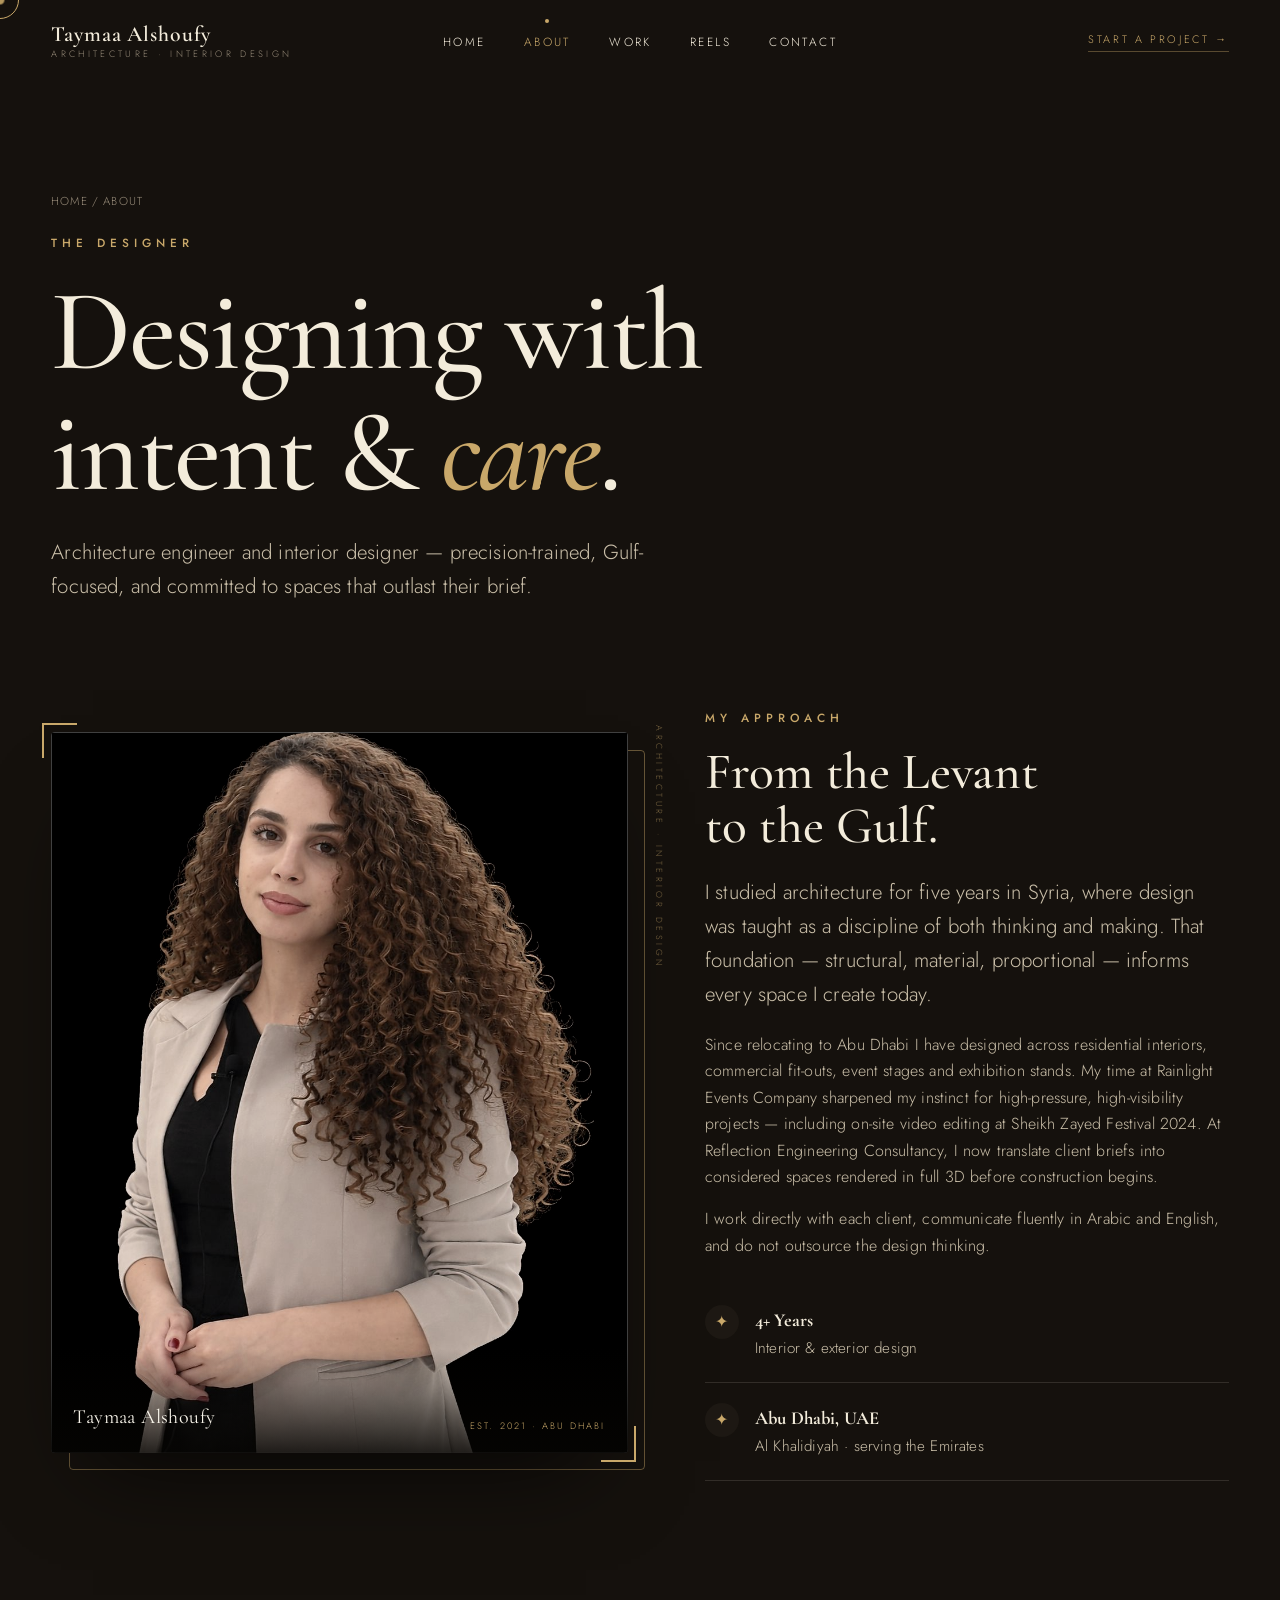
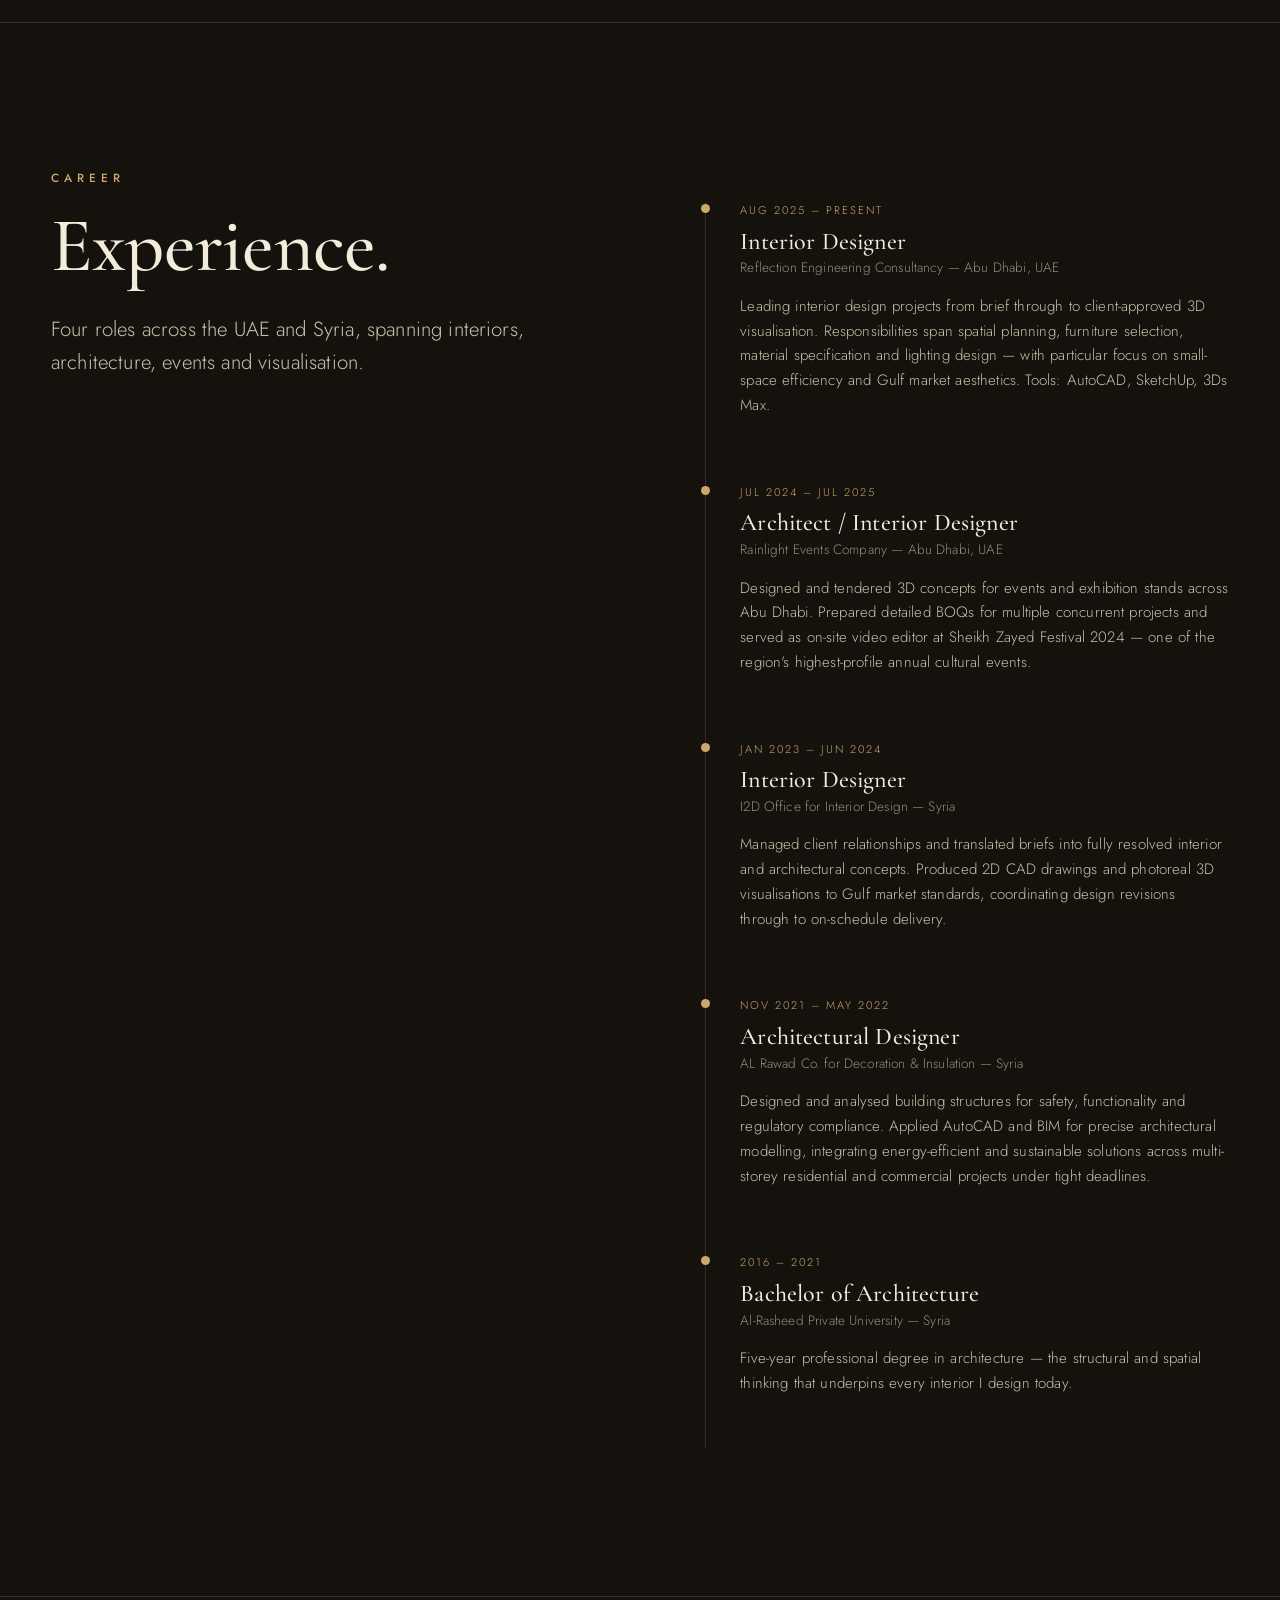
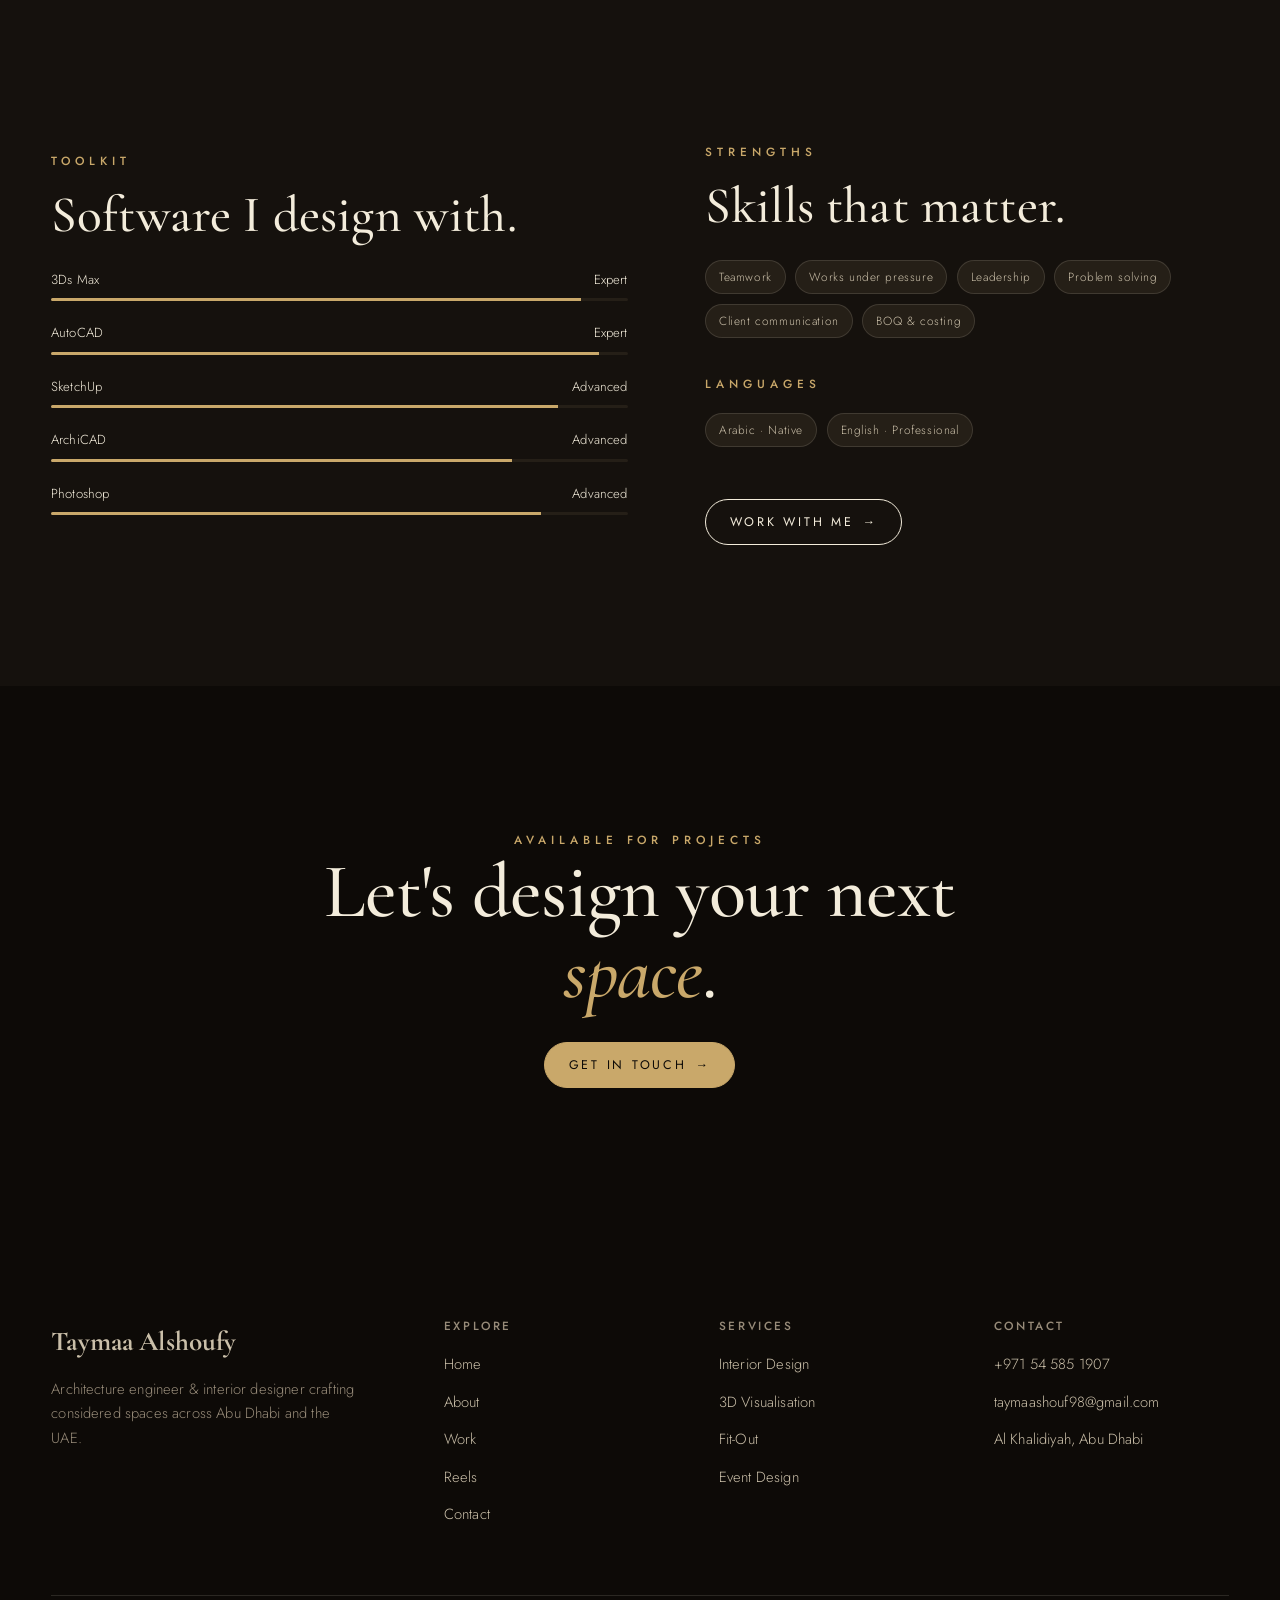
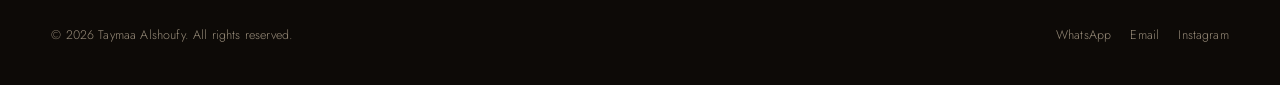
<file: about.html>
<!DOCTYPE html>
<html lang="en">
<head>
<meta charset="UTF-8">
<meta name="viewport" content="width=device-width, initial-scale=1.0">
<title>About Taymaa Alshoufy | Architecture Engineer &amp; Interior Designer, Abu Dhabi</title>
<meta name="description" content="Meet Taymaa Alshoufy — architecture engineer and interior designer in Abu Dhabi, UAE. Bachelor of Architecture, 4+ years across residential, commercial and event design with 3Ds Max, SketchUp, AutoCAD &amp; ArchiCAD.">
<meta name="keywords" content="about interior designer Abu Dhabi, architecture engineer Syria UAE, Taymaa Alshoufy, Bachelor of Architecture, 3D designer Abu Dhabi">
<meta name="author" content="Taymaa Alshoufy">
<meta name="robots" content="index, follow">
<link rel="canonical" href="https://taimaalshoufy.site/about.html">
<meta name="geo.region" content="AE-AZ">
<meta name="geo.placename" content="Abu Dhabi, United Arab Emirates">
<meta name="geo.position" content="24.4664;54.3360">
<meta name="ICBM" content="24.4664, 54.3360">
<meta property="og:type" content="profile">
<meta property="og:locale" content="en_AE">
<meta property="og:site_name" content="Taymaa Alshoufy — Architecture &amp; Interior Design">
<meta property="og:title" content="About Taymaa Alshoufy | Architecture &amp; Interior Designer, Abu Dhabi">
<meta property="og:description" content="Architecture engineer and interior designer in Abu Dhabi with 4+ years of experience and a Bachelor of Architecture.">
<meta property="og:url" content="https://taimaalshoufy.site/about.html">
<meta property="og:image" content="https://taimaalshoufy.site/assets/og-image.svg">
<meta name="twitter:card" content="summary_large_image">
<meta name="twitter:title" content="About Taymaa Alshoufy | Architecture &amp; Interior Designer — Abu Dhabi">
<meta name="twitter:description" content="Architecture engineer and interior designer in Abu Dhabi with 4+ years of experience and a Bachelor of Architecture.">
<meta name="twitter:image" content="https://taimaalshoufy.site/assets/og-image.svg">
<link rel="icon" href="assets/favicon.svg" type="image/svg+xml">
<link rel="apple-touch-icon" href="assets/favicon.svg">
<meta name="theme-color" content="#15110d">
<link rel="manifest" href="site.webmanifest">
<link rel="preconnect" href="https://fonts.googleapis.com">
<link rel="preconnect" href="https://fonts.gstatic.com" crossorigin>
<link href="https://fonts.googleapis.com/css2?family=Cormorant+Garamond:ital,wght@0,400;0,500;0,600;1,400;1,500&family=Jost:wght@300;400;500&display=swap" rel="stylesheet">
<link rel="stylesheet" href="css/style.css?v=20260714">
<script type="application/ld+json">
{
  "@context":"https://schema.org","@type":"Person",
  "name":"Taymaa Alshoufy",
  "jobTitle":"Architecture Engineer & Interior Designer",
  "nationality":"Syrian",
  "homeLocation":{"@type":"Place","name":"Abu Dhabi, United Arab Emirates"},
  "alumniOf":{"@type":"CollegeOrUniversity","name":"Al-Rasheed Private University"},
  "email":"taymaashouf98@gmail.com","telephone":"+971545851907",
  "knowsLanguage":["English","Arabic"],
  "knowsAbout":["Interior Design","Architecture","3D Visualization","AutoCAD","3Ds Max","SketchUp","ArchiCAD","BOQ"],
  "url":"https://taimaalshoufy.site/about.html"
}
</script>
</head>
<body>

<header class="site-header">
  <a class="brand" href="index.html"><b>Taymaa Alshoufy</b><span>Architecture · Interior Design</span></a>
  <nav class="nav" id="main-nav" aria-label="Primary">
    <a href="index.html">Home</a>
    <a href="about.html" class="active">About</a>
    <a href="portfolio.html">Work</a>
    <a href="reels.html">Reels</a>
    <a href="contact.html">Contact</a>
    <a href="contact.html" class="nav-enquire-mobile">Start a Project <span class="arr">→</span></a>
  </nav>
  <a href="contact.html" class="nav-enquire">Start a Project <span class="arr">→</span></a>
  <button class="burger" aria-label="Open menu" aria-expanded="false" aria-controls="main-nav"><span></span><span></span><span></span></button>
</header>

<!-- PAGE HERO -->
<section class="page-hero">
  <div class="wrap">
    <div class="breadcrumb"><a href="index.html">Home</a> / About</div>
    <span class="eyebrow">The Designer</span>
    <h1 class="display-xl">Designing with<br>intent &amp; <em style="font-style:italic;color:var(--clay);">care</em>.</h1>
    <p class="lead">Architecture engineer and interior designer — precision-trained, Gulf-focused, and committed to spaces that outlast their brief.</p>
  </div>
</section>

<!-- STORY -->
<section class="section" style="padding-top:1rem;">
  <div class="wrap split">
    <div class="reveal">
      <style>
        .portrait{ position:relative; }
        .portrait .frame{ aspect-ratio:4/5; background:#000; }
        .portrait .frame img{ width:100%; height:100%; object-fit:cover; object-position:top center; filter:grayscale(35%) contrast(1.04); transform:scale(1.02); transition:filter 1.2s var(--ease), transform 1.6s var(--ease); }
        .portrait:hover .frame img{ filter:grayscale(0%) contrast(1.02); transform:scale(1.08); }
        .portrait::before{ content:""; position:absolute; inset:1.1rem -1.1rem -1.1rem 1.1rem; border:1px solid rgba(201,168,106,.45); border-radius:var(--radius); pointer-events:none; z-index:-1; }
        .portrait .p-corner{ position:absolute; width:2.2rem; height:2.2rem; border:2px solid var(--clay); z-index:3; pointer-events:none; }
        .portrait .p-corner.tl{ top:-.55rem; left:-.55rem; border-right:0; border-bottom:0; }
        .portrait .p-corner.br{ bottom:-.55rem; right:-.55rem; border-left:0; border-top:0; }
        .portrait .p-cap{ position:absolute; left:0; right:0; bottom:0; z-index:2; padding:3.2rem 1.4rem 1.2rem; background:linear-gradient(transparent, rgba(5,4,2,.85)); display:flex; align-items:flex-end; justify-content:space-between; gap:1rem; pointer-events:none; }
        .portrait .p-cap b{ font-family:var(--display); font-weight:400; font-size:1.25rem; color:var(--white); letter-spacing:.02em; }
        .portrait .p-cap span{ font-size:.58rem; text-transform:uppercase; letter-spacing:.22em; color:var(--clay); white-space:nowrap; }
        .portrait .p-side{ position:absolute; top:50%; right:-2.4rem; transform:rotate(90deg) translateX(-50%); transform-origin:right top; font-size:.55rem; letter-spacing:.4em; text-transform:uppercase; color:rgba(201,168,106,.55); white-space:nowrap; pointer-events:none; }
        @media (max-width:880px){ .portrait .p-side{ display:none; } .portrait::before{ inset:.8rem -.8rem -.8rem .8rem; } }
      </style>
      <div class="media-3d portrait" data-tilt="6">
        <span class="p-corner tl" aria-hidden="true"></span>
        <span class="p-corner br" aria-hidden="true"></span>
        <div class="frame">
          <img src="img/taymaa.jpg" alt="Taymaa Alshoufy, Architecture Engineer and Interior Designer">
          <div class="p-cap"><b>Taymaa Alshoufy</b><span>Est. 2021 &middot; Abu Dhabi</span></div>
        </div>
        <span class="p-side" aria-hidden="true">Architecture &middot; Interior Design</span>
      </div>
    </div>
    <div class="reveal" data-delay="1">
      <span class="eyebrow">My Approach</span>
      <h2 class="display-m" style="margin:1rem 0 1.4rem;">From the Levant<br>to the Gulf.</h2>
      <p class="lead">I studied architecture for five years in Syria, where design was taught as a discipline of both thinking and making. That foundation — structural, material, proportional — informs every space I create today.</p>
      <p style="margin-top:1.1rem;color:var(--ink-soft);">Since relocating to Abu Dhabi I have designed across residential interiors, commercial fit-outs, event stages and exhibition stands. My time at Rainlight Events Company sharpened my instinct for high-pressure, high-visibility projects — including on-site video editing at Sheikh Zayed Festival 2024. At Reflection Engineering Consultancy, I now translate client briefs into considered spaces rendered in full 3D before construction begins.</p>
      <p style="margin-top:1rem;color:var(--ink-soft);">I work directly with each client, communicate fluently in Arabic and English, and do not outsource the design thinking.</p>
      <div class="info-card" style="margin-top:1.6rem;">
        <div class="row"><div class="ic">✦</div><div><b>4+ Years</b><p>Interior &amp; exterior design</p></div></div>
        <div class="row"><div class="ic">✦</div><div><b>Abu Dhabi, UAE</b><p>Al Khalidiyah · serving the Emirates</p></div></div>
      </div>
    </div>
  </div>
</section>

<hr class="divider">

<!-- EXPERIENCE TIMELINE -->
<section class="section">
  <div class="wrap split" style="align-items:start;">
    <div class="reveal" style="position:sticky;top:7rem;">
      <span class="eyebrow">Career</span>
      <h2 class="display-l" style="margin-top:1rem;">Experience.</h2>
      <p class="lead" style="margin-top:1rem;">Four roles across the UAE and Syria, spanning interiors, architecture, events and visualisation.</p>
    </div>
    <div class="reveal" data-delay="1">
      <div class="timeline">
        <div class="tl-item">
          <span class="yr">Aug 2025 – Present</span>
          <h3>Interior Designer</h3>
          <div class="org">Reflection Engineering Consultancy — Abu Dhabi, UAE</div>
          <p>Leading interior design projects from brief through to client-approved 3D visualisation. Responsibilities span spatial planning, furniture selection, material specification and lighting design — with particular focus on small-space efficiency and Gulf market aesthetics. Tools: AutoCAD, SketchUp, 3Ds Max.</p>
        </div>
        <div class="tl-item">
          <span class="yr">Jul 2024 – Jul 2025</span>
          <h3>Architect / Interior Designer</h3>
          <div class="org">Rainlight Events Company — Abu Dhabi, UAE</div>
          <p>Designed and tendered 3D concepts for events and exhibition stands across Abu Dhabi. Prepared detailed BOQs for multiple concurrent projects and served as on-site video editor at Sheikh Zayed Festival 2024 — one of the region's highest-profile annual cultural events.</p>
        </div>
        <div class="tl-item">
          <span class="yr">Jan 2023 – Jun 2024</span>
          <h3>Interior Designer</h3>
          <div class="org">I2D Office for Interior Design — Syria</div>
          <p>Managed client relationships and translated briefs into fully resolved interior and architectural concepts. Produced 2D CAD drawings and photoreal 3D visualisations to Gulf market standards, coordinating design revisions through to on-schedule delivery.</p>
        </div>
        <div class="tl-item">
          <span class="yr">Nov 2021 – May 2022</span>
          <h3>Architectural Designer</h3>
          <div class="org">AL Rawad Co. for Decoration &amp; Insulation — Syria</div>
          <p>Designed and analysed building structures for safety, functionality and regulatory compliance. Applied AutoCAD and BIM for precise architectural modelling, integrating energy-efficient and sustainable solutions across multi-storey residential and commercial projects under tight deadlines.</p>
        </div>
        <div class="tl-item">
          <span class="yr">2016 – 2021</span>
          <h3>Bachelor of Architecture</h3>
          <div class="org">Al-Rasheed Private University — Syria</div>
          <p>Five-year professional degree in architecture — the structural and spatial thinking that underpins every interior I design today.</p>
        </div>
      </div>
    </div>
  </div>
</section>

<hr class="divider">

<!-- SKILLS / SOFTWARE -->
<section class="section">
  <div class="wrap split">
    <div class="reveal">
      <span class="eyebrow">Toolkit</span>
      <h2 class="display-m" style="margin:1rem 0 1.6rem;">Software I design with.</h2>
      <div class="bars">
        <div class="bar"><div class="top"><span>3Ds Max</span><span>Expert</span></div><div class="track"><div class="fill" data-val="92"></div></div></div>
        <div class="bar"><div class="top"><span>AutoCAD</span><span>Expert</span></div><div class="track"><div class="fill" data-val="95"></div></div></div>
        <div class="bar"><div class="top"><span>SketchUp</span><span>Advanced</span></div><div class="track"><div class="fill" data-val="88"></div></div></div>
        <div class="bar"><div class="top"><span>ArchiCAD</span><span>Advanced</span></div><div class="track"><div class="fill" data-val="80"></div></div></div>
        <div class="bar"><div class="top"><span>Photoshop</span><span>Advanced</span></div><div class="track"><div class="fill" data-val="85"></div></div></div>
      </div>
    </div>
    <div class="reveal" data-delay="1">
      <span class="eyebrow">Strengths</span>
      <h2 class="display-m" style="margin:1rem 0 1.6rem;">Skills that matter.</h2>
      <div class="chips" style="margin-bottom:2rem;">
        <span class="chip">Teamwork</span><span class="chip">Works under pressure</span>
        <span class="chip">Leadership</span><span class="chip">Problem solving</span>
        <span class="chip">Client communication</span><span class="chip">BOQ &amp; costing</span>
      </div>
      <span class="eyebrow">Languages</span>
      <div class="chips" style="margin-top:1rem;">
        <span class="chip">Arabic · Native</span><span class="chip">English · Professional</span>
      </div>
      <a href="contact.html" class="btn mt-l">Work With Me <span class="arr">→</span></a>
    </div>
  </div>
</section>

<!-- CTA -->
<section class="section cta-band">
  <div class="wrap reveal">
    <span class="eyebrow" style="color:var(--clay);">Available for Projects</span>
    <h2 class="display-l">Let's design your next <em>space</em>.</h2>
    <a href="contact.html" class="btn btn--clay">Get in Touch <span class="arr">→</span></a>
  </div>
</section>

<footer class="site-footer">
  <div class="wrap">
    <div class="footer-top">
      <div class="fbrand"><b>Taymaa Alshoufy</b><p>Architecture engineer &amp; interior designer crafting considered spaces across Abu Dhabi and the UAE.</p></div>
      <div><h4>Explore</h4><ul><li><a href="index.html">Home</a></li><li><a href="about.html">About</a></li><li><a href="portfolio.html">Work</a></li><li><a href="reels.html">Reels</a></li><li><a href="contact.html">Contact</a></li></ul></div>
      <div><h4>Services</h4><ul><li><a href="portfolio.html">Interior Design</a></li><li><a href="portfolio.html">3D Visualisation</a></li><li><a href="portfolio.html">Fit-Out</a></li><li><a href="portfolio.html">Event Design</a></li></ul></div>
      <div><h4>Contact</h4><ul><li><a href="tel:+971545851907">+971 54 585 1907</a></li><li><a href="mailto:taymaashouf98@gmail.com">taymaashouf98@gmail.com</a></li><li><a href="https://www.google.com/maps/place/Al+Khalidiyah,+Abu+Dhabi" target="_blank" rel="noopener noreferrer">Al Khalidiyah, Abu Dhabi</a></li></ul></div>
    </div>
    <div class="footer-bottom"><span>© <span id="year">2026</span> Taymaa Alshoufy. All rights reserved.</span>
      <div class="socials"><a href="https://wa.me/971545851907" target="_blank" rel="noopener noreferrer">WhatsApp</a><a href="mailto:taymaashouf98@gmail.com">Email</a><a href="https://www.instagram.com/ta8_studio/" target="_blank" rel="noopener noreferrer">Instagram</a></div>
    </div>
  </div>
</footer>

<script src="js/main.js?v=20260714"></script>
</body>
</html>
</file>
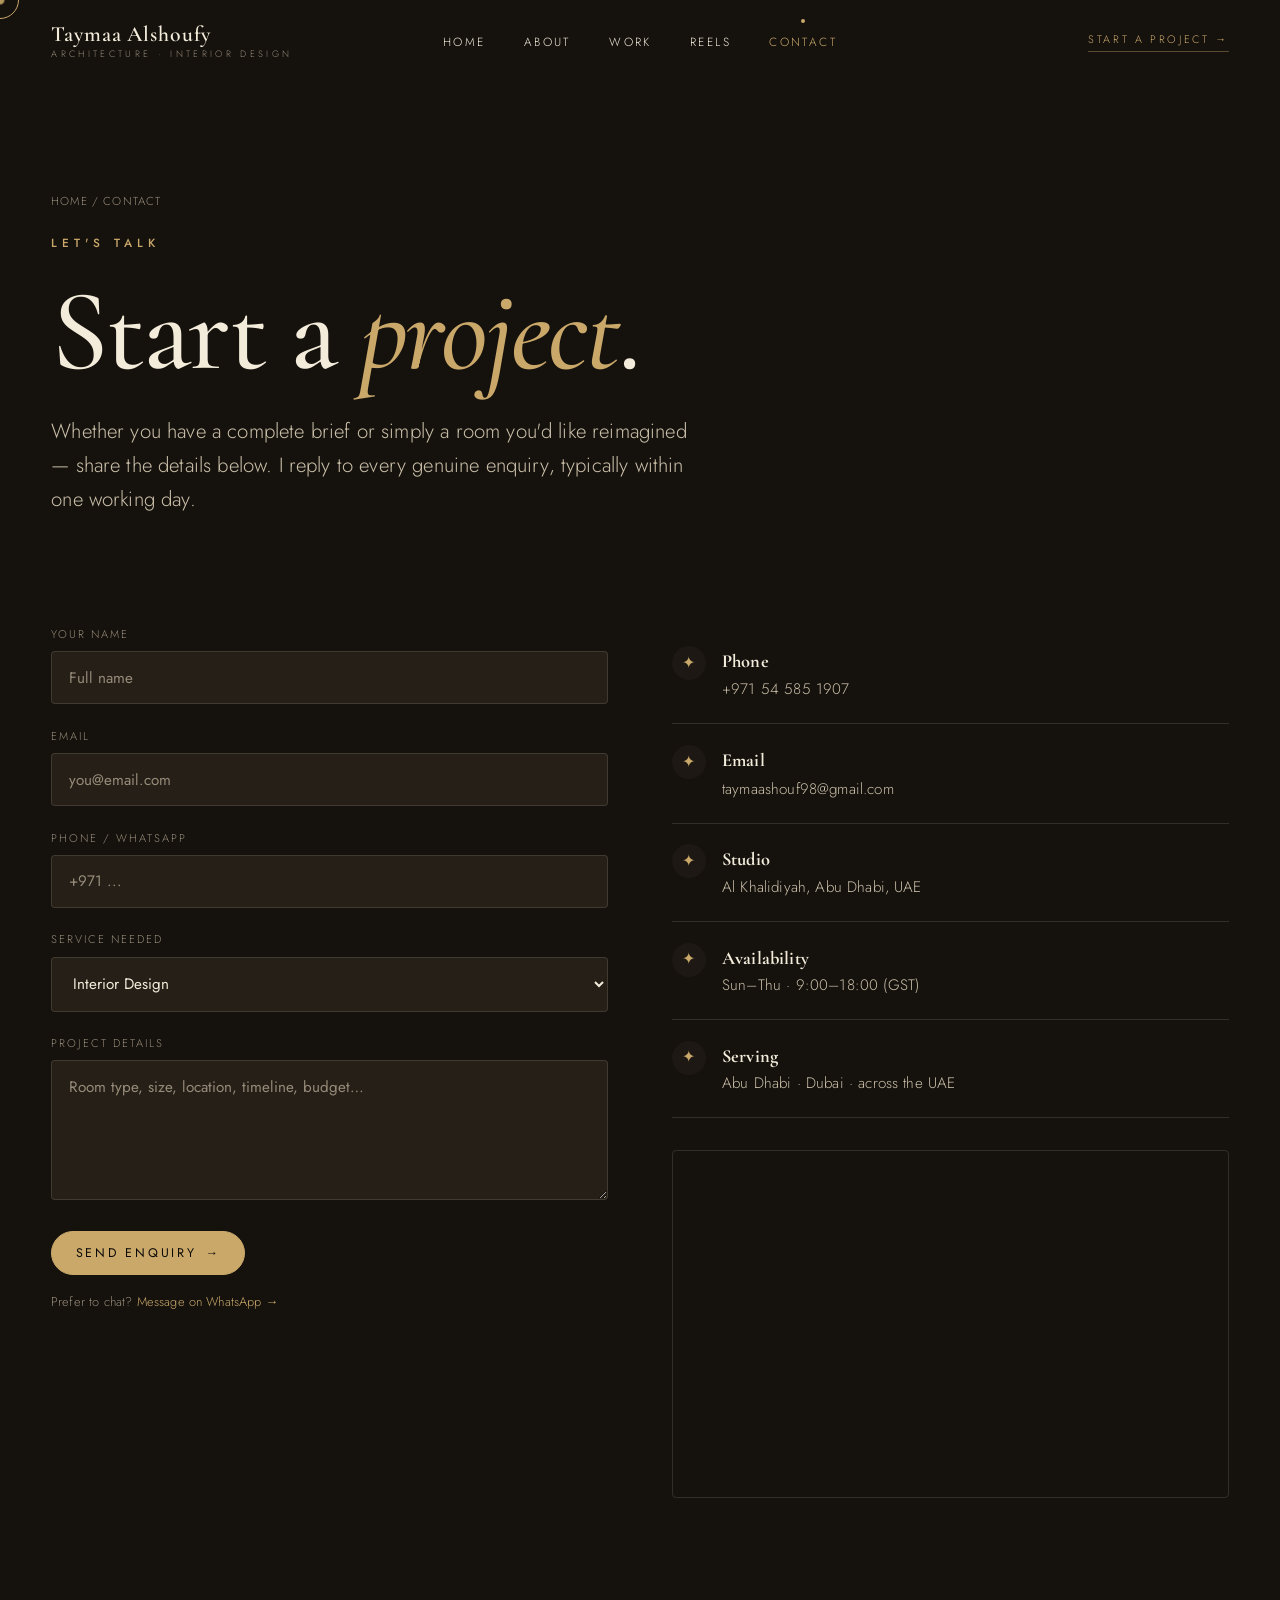
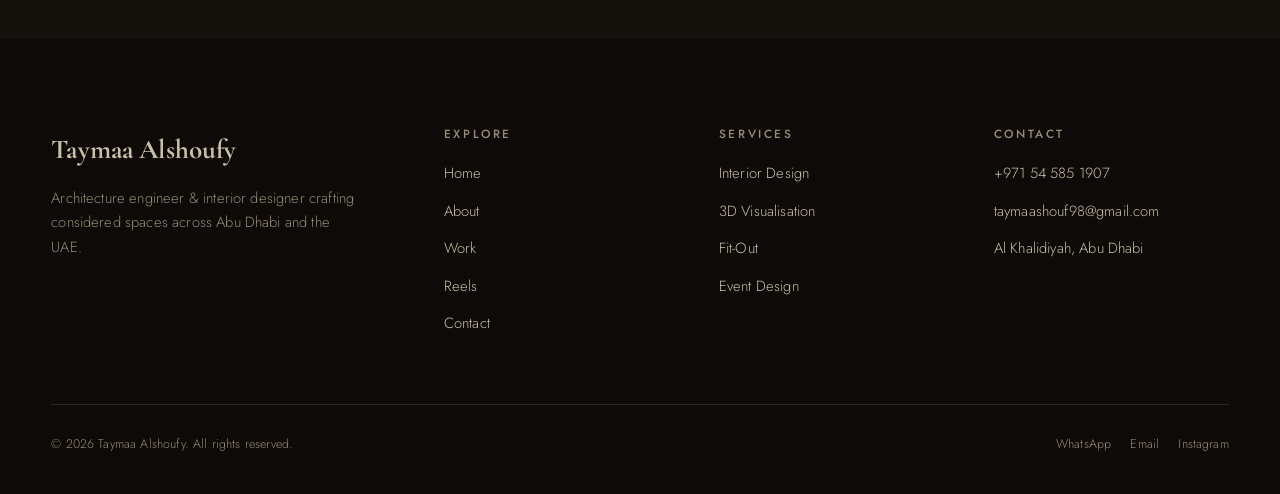
<file: contact.html>
<!DOCTYPE html>
<html lang="en">
<head>
<meta charset="UTF-8">
<meta name="viewport" content="width=device-width, initial-scale=1.0">
<title>Contact | Hire an Interior Designer in Abu Dhabi — Taymaa Alshoufy</title>
<meta name="description" content="Contact Taymaa Alshoufy — interior designer &amp; architecture engineer in Abu Dhabi, UAE. Call +971 54 585 1907, email taymaashouf98@gmail.com, or send a project enquiry. Serving Abu Dhabi, Dubai &amp; the Emirates.">
<meta name="keywords" content="contact interior designer Abu Dhabi, hire architect UAE, interior design consultation Abu Dhabi, 3D designer contact UAE">
<meta name="robots" content="index, follow">
<link rel="canonical" href="https://taimaalshoufy.site/contact.html">
<meta name="geo.region" content="AE-AZ">
<meta name="geo.placename" content="Al Khalidiyah, Abu Dhabi, United Arab Emirates">
<meta name="geo.position" content="24.4664;54.3360">
<meta name="ICBM" content="24.4664, 54.3360">
<meta property="og:type" content="website">
<meta property="og:locale" content="en_AE">
<meta property="og:site_name" content="Taymaa Alshoufy — Architecture &amp; Interior Design">
<meta property="og:title" content="Contact | Hire an Interior Designer in Abu Dhabi — Taymaa Alshoufy">
<meta property="og:description" content="Call, email or send a project enquiry. Interior design &amp; 3D visualisation across Abu Dhabi and the UAE.">
<meta property="og:url" content="https://taimaalshoufy.site/contact.html">
<meta property="og:image" content="https://taimaalshoufy.site/assets/og-image.svg">
<meta name="twitter:card" content="summary_large_image">
<meta name="twitter:title" content="Contact | Hire an Interior Designer in Abu Dhabi — Taymaa Alshoufy">
<meta name="twitter:description" content="Call, email or send a project enquiry. Interior design &amp; 3D visualisation across Abu Dhabi and the UAE.">
<meta name="twitter:image" content="https://taimaalshoufy.site/assets/og-image.svg">
<meta name="author" content="Taymaa Alshoufy">
<link rel="icon" href="assets/favicon.svg" type="image/svg+xml">
<link rel="apple-touch-icon" href="assets/favicon.svg">
<meta name="theme-color" content="#15110d">
<link rel="manifest" href="site.webmanifest">
<link rel="preconnect" href="https://fonts.googleapis.com">
<link rel="preconnect" href="https://fonts.gstatic.com" crossorigin>
<link href="https://fonts.googleapis.com/css2?family=Cormorant+Garamond:ital,wght@0,400;0,500;0,600;1,400;1,500&family=Jost:wght@300;400;500&display=swap" rel="stylesheet">
<link rel="stylesheet" href="css/style.css?v=20260714">
<script type="application/ld+json">
{
 "@context":"https://schema.org","@type":"ContactPage",
 "url":"https://taimaalshoufy.site/contact.html",
 "mainEntity":{
   "@type":"ProfessionalService",
   "name":"Taymaa Alshoufy — Architecture & Interior Design",
   "telephone":"+971545851907","email":"taymaashouf98@gmail.com",
   "areaServed":["Abu Dhabi","Dubai","United Arab Emirates"],
   "address":{"@type":"PostalAddress","streetAddress":"Al Khalidiyah","addressLocality":"Abu Dhabi","addressRegion":"Abu Dhabi","addressCountry":"AE"}
 }
}
</script>
</head>
<body>

<header class="site-header">
  <a class="brand" href="index.html"><b>Taymaa Alshoufy</b><span>Architecture · Interior Design</span></a>
  <nav class="nav" id="main-nav" aria-label="Primary">
    <a href="index.html">Home</a>
    <a href="about.html">About</a>
    <a href="portfolio.html">Work</a>
    <a href="reels.html">Reels</a>
    <a href="contact.html" class="active">Contact</a>
    <a href="contact.html" class="nav-enquire-mobile">Start a Project <span class="arr">→</span></a>
  </nav>
  <a href="contact.html" class="nav-enquire">Start a Project <span class="arr">→</span></a>
  <button class="burger" aria-label="Open menu" aria-expanded="false" aria-controls="main-nav"><span></span><span></span><span></span></button>
</header>

<section class="page-hero">
  <div class="wrap">
    <div class="breadcrumb"><a href="index.html">Home</a> / Contact</div>
    <span class="eyebrow">Let's Talk</span>
    <h1 class="display-xl">Start a <em style="font-style:italic;color:var(--clay);">project</em>.</h1>
    <p class="lead">Whether you have a complete brief or simply a room you'd like reimagined — share the details below. I reply to every genuine enquiry, typically within one working day.</p>
  </div>
</section>

<section class="section" style="padding-top:1.5rem;">
  <div class="wrap contact-grid">
    <!-- FORM -->
    <div class="reveal">
      <form id="contact-form" novalidate>
        <div class="field"><label for="name">Your Name</label><input id="name" name="name" type="text" placeholder="Full name" required></div>
        <div class="field"><label for="email">Email</label><input id="email" name="email" type="email" placeholder="you@email.com" required></div>
        <div class="field"><label for="phone">Phone / WhatsApp</label><input id="phone" name="phone" type="tel" placeholder="+971 ..."></div>
        <div class="field"><label for="service">Service Needed</label>
          <select id="service" name="service">
            <option>Interior Design</option><option>Architecture &amp; Fit-Out</option>
            <option>3D Visualisation</option><option>Event / Exhibition Design</option>
            <option>BOQ &amp; Costing</option><option>Other</option>
          </select>
        </div>
        <div class="field"><label for="message">Project Details</label><textarea id="message" name="message" placeholder="Room type, size, location, timeline, budget…" required></textarea></div>
        <button type="submit" class="btn btn--clay">Send Enquiry <span class="arr">→</span></button>
        <p class="form-status form-note" role="status"></p>
        <p class="form-note">Prefer to chat? <a href="https://wa.me/971545851907" target="_blank" rel="noopener noreferrer" style="color:var(--clay);">Message on WhatsApp →</a></p>
      </form>
    </div>

    <!-- INFO -->
    <div class="reveal" data-delay="1">
      <div class="info-card">
        <div class="row"><div class="ic">✦</div><div><b>Phone</b><a href="tel:+971545851907">+971 54 585 1907</a></div></div>
        <div class="row"><div class="ic">✦</div><div><b>Email</b><a href="mailto:taymaashouf98@gmail.com">taymaashouf98@gmail.com</a></div></div>
        <div class="row"><div class="ic">✦</div><div><b>Studio</b><p>Al Khalidiyah, Abu Dhabi, UAE</p></div></div>
        <div class="row"><div class="ic">✦</div><div><b>Availability</b><p>Sun–Thu · 9:00–18:00 (GST)</p></div></div>
        <div class="row"><div class="ic">✦</div><div><b>Serving</b><p>Abu Dhabi · Dubai · across the UAE</p></div></div>
      </div>
      <div class="map-frame">
        <iframe title="Al Khalidiyah, Abu Dhabi map" loading="lazy" referrerpolicy="no-referrer-when-downgrade"
          src="https://www.google.com/maps?q=Al%20Khalidiyah%2C%20Abu%20Dhabi&output=embed"></iframe>
      </div>
    </div>
  </div>
</section>

<footer class="site-footer">
  <div class="wrap">
    <div class="footer-top">
      <div class="fbrand"><b>Taymaa Alshoufy</b><p>Architecture engineer &amp; interior designer crafting considered spaces across Abu Dhabi and the UAE.</p></div>
      <div><h4>Explore</h4><ul><li><a href="index.html">Home</a></li><li><a href="about.html">About</a></li><li><a href="portfolio.html">Work</a></li><li><a href="reels.html">Reels</a></li><li><a href="contact.html">Contact</a></li></ul></div>
      <div><h4>Services</h4><ul><li><a href="portfolio.html">Interior Design</a></li><li><a href="portfolio.html">3D Visualisation</a></li><li><a href="portfolio.html">Fit-Out</a></li><li><a href="portfolio.html">Event Design</a></li></ul></div>
      <div><h4>Contact</h4><ul><li><a href="tel:+971545851907">+971 54 585 1907</a></li><li><a href="mailto:taymaashouf98@gmail.com">taymaashouf98@gmail.com</a></li><li><a href="https://www.google.com/maps/place/Al+Khalidiyah,+Abu+Dhabi" target="_blank" rel="noopener noreferrer">Al Khalidiyah, Abu Dhabi</a></li></ul></div>
    </div>
    <div class="footer-bottom"><span>© <span id="year">2026</span> Taymaa Alshoufy. All rights reserved.</span>
      <div class="socials"><a href="https://wa.me/971545851907" target="_blank" rel="noopener noreferrer">WhatsApp</a><a href="mailto:taymaashouf98@gmail.com">Email</a><a href="https://www.instagram.com/ta8_studio/" target="_blank" rel="noopener noreferrer">Instagram</a></div>
    </div>
  </div>
</footer>

<script src="js/main.js?v=20260714"></script>
</body>
</html>
</file>
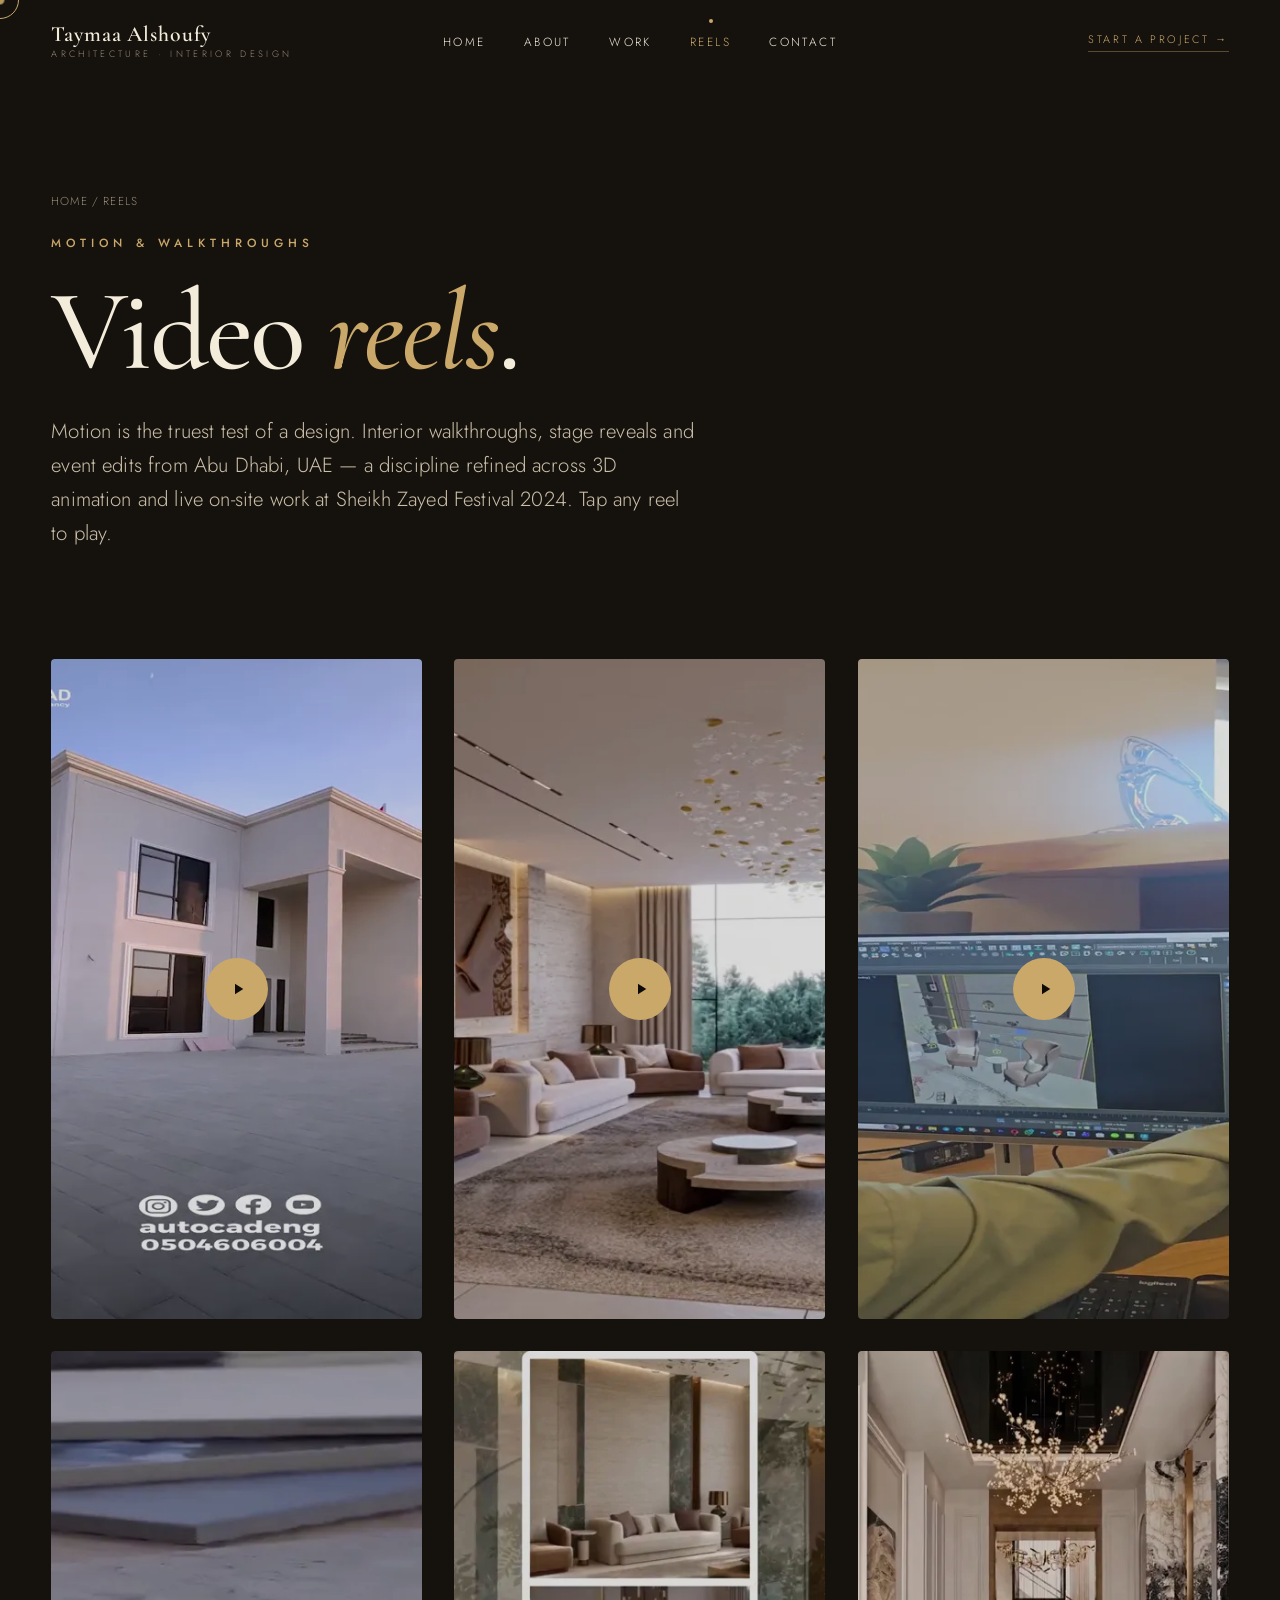
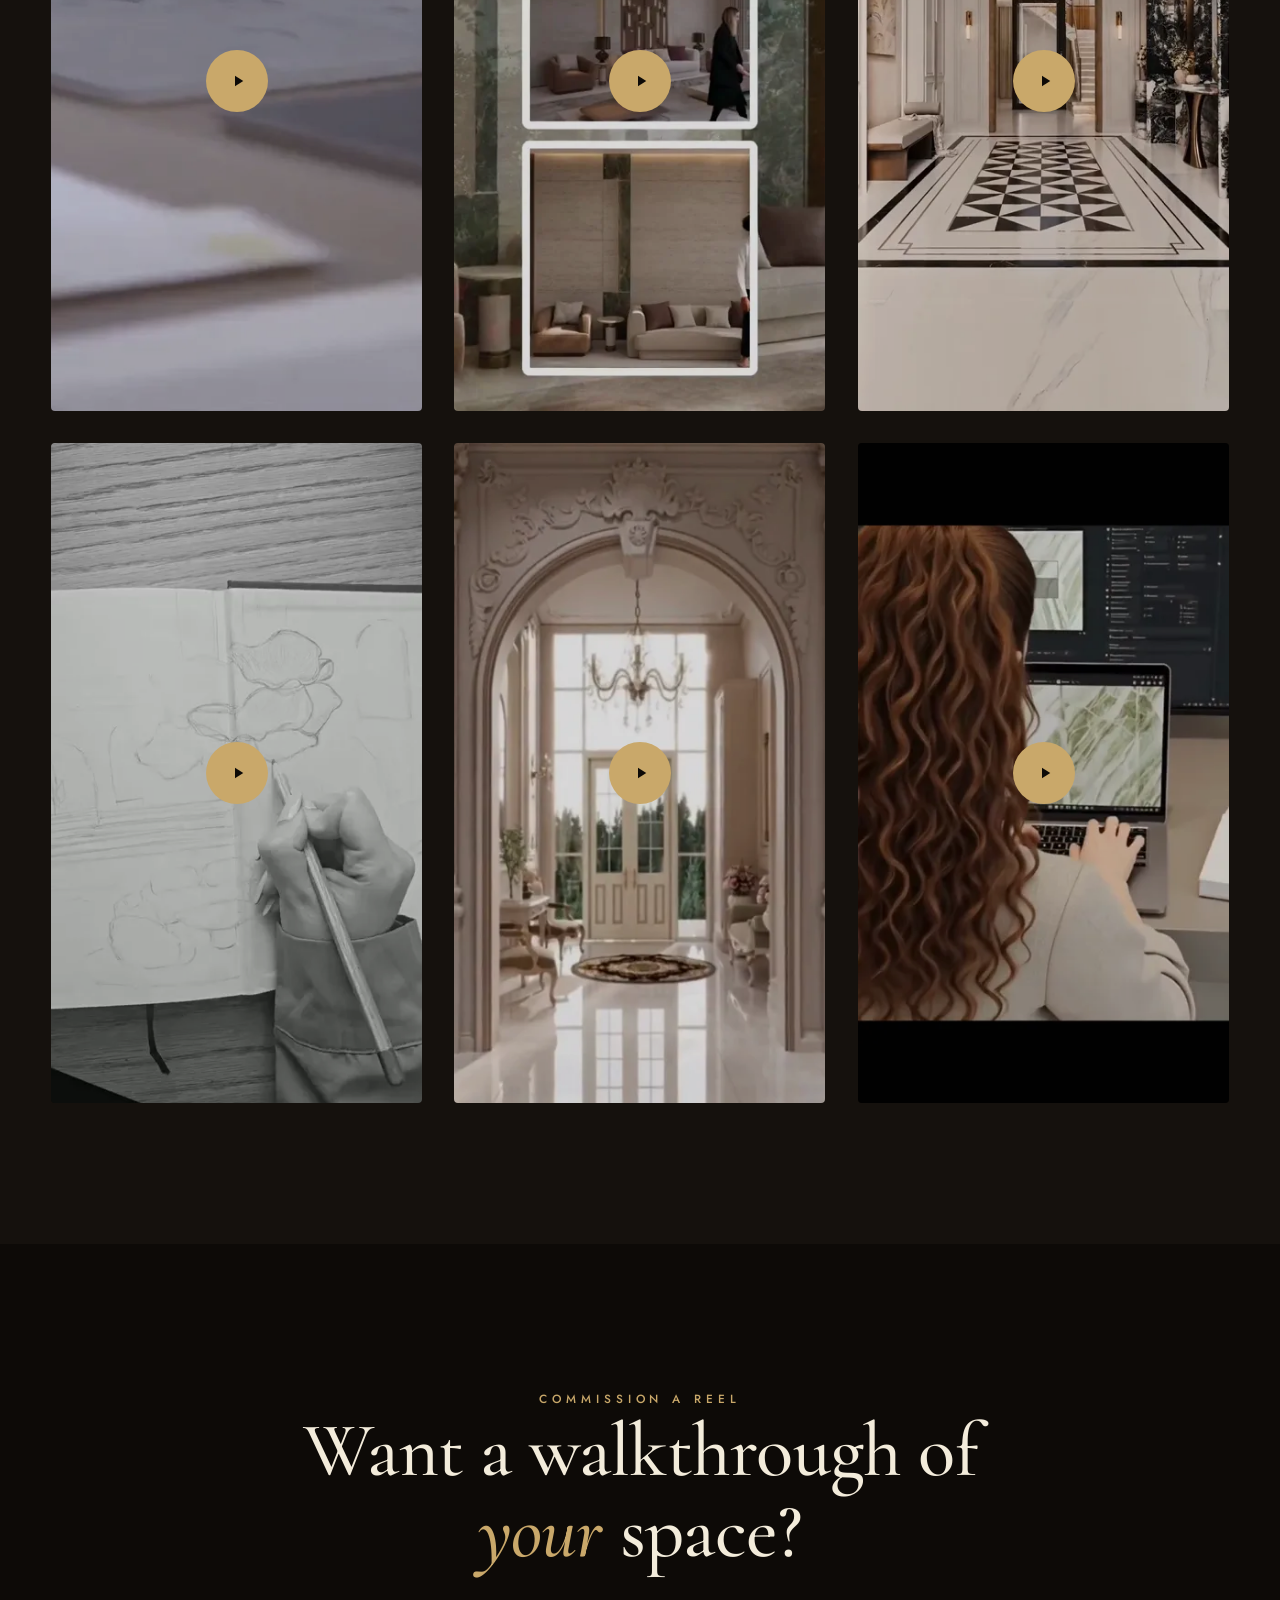
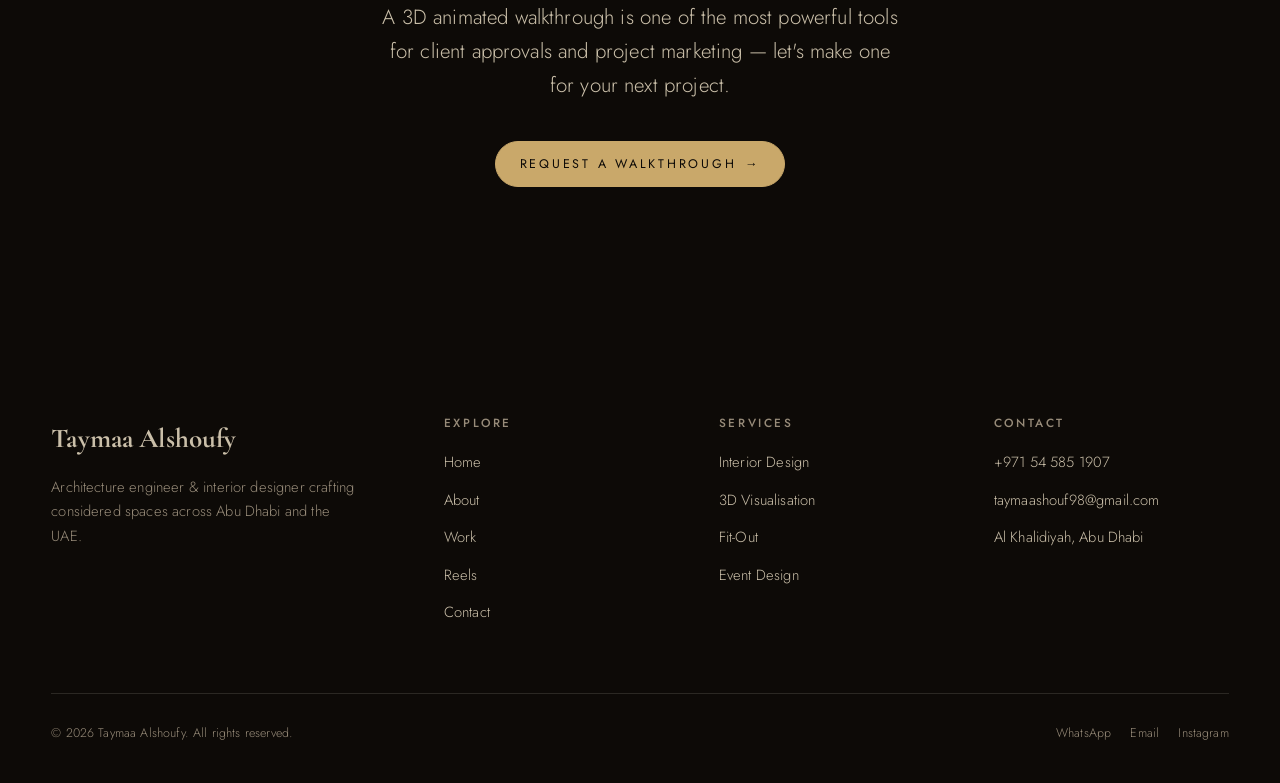
<file: reels.html>
<!DOCTYPE html>
<html lang="en">
<head>
<meta charset="UTF-8">
<meta name="viewport" content="width=device-width, initial-scale=1.0">
<title>Video Reels | Interior Walkthroughs &amp; 3D Animations — Taymaa Alshoufy, Abu Dhabi</title>
<meta name="description" content="Watch interior walkthroughs, 3D animations and event edits by Taymaa Alshoufy — including Sheikh Zayed Festival 2024 video work. Architecture &amp; interior design reels from Abu Dhabi, UAE.">
<meta name="keywords" content="interior design reels Abu Dhabi, 3D walkthrough animation UAE, architecture video Abu Dhabi, Sheikh Zayed Festival video, design showreel UAE">
<meta name="robots" content="index, follow, max-image-preview:large">
<link rel="canonical" href="https://taimaalshoufy.site/reels.html">
<meta name="geo.region" content="AE-AZ">
<meta name="geo.placename" content="Abu Dhabi, United Arab Emirates">
<meta name="geo.position" content="24.4664;54.3360">
<meta name="ICBM" content="24.4664, 54.3360">
<meta property="og:type" content="video.other">
<meta property="og:locale" content="en_AE">
<meta property="og:site_name" content="Taymaa Alshoufy — Architecture &amp; Interior Design">
<meta property="og:title" content="Video Reels | Interior Walkthroughs &amp; 3D Animations — Taymaa Alshoufy">
<meta property="og:description" content="Interior walkthroughs, 3D animations and event edits from Abu Dhabi, UAE.">
<meta property="og:url" content="https://taimaalshoufy.site/reels.html">
<meta property="og:image" content="https://taimaalshoufy.site/assets/og-image.svg">
<meta name="twitter:card" content="summary_large_image">
<meta name="twitter:title" content="Video Reels | Interior Walkthroughs &amp; 3D Animations — Taymaa Alshoufy">
<meta name="twitter:description" content="Interior walkthroughs, 3D animations and event edits from Abu Dhabi, UAE.">
<meta name="twitter:image" content="https://taimaalshoufy.site/assets/og-image.svg">
<meta name="author" content="Taymaa Alshoufy">
<link rel="icon" href="assets/favicon.svg" type="image/svg+xml">
<link rel="apple-touch-icon" href="assets/favicon.svg">
<meta name="theme-color" content="#15110d">
<link rel="manifest" href="site.webmanifest">
<link rel="preconnect" href="https://fonts.googleapis.com">
<link rel="preconnect" href="https://fonts.gstatic.com" crossorigin>
<link href="https://fonts.googleapis.com/css2?family=Cormorant+Garamond:ital,wght@0,400;0,500;0,600;1,400;1,500&family=Jost:wght@300;400;500&display=swap" rel="stylesheet">
<link rel="stylesheet" href="css/style.css?v=20260714">
<script type="application/ld+json">
{
 "@context":"https://schema.org","@type":"VideoGallery",
 "name":"Video Reels — Taymaa Alshoufy",
 "description":"Interior walkthroughs, 3D animations and event edits from Abu Dhabi, UAE.",
 "url":"https://taimaalshoufy.site/reels.html"
}
</script>
</head>
<body>

<header class="site-header">
  <a class="brand" href="index.html"><b>Taymaa Alshoufy</b><span>Architecture · Interior Design</span></a>
  <nav class="nav" id="main-nav" aria-label="Primary">
    <a href="index.html">Home</a>
    <a href="about.html">About</a>
    <a href="portfolio.html">Work</a>
    <a href="reels.html" class="active">Reels</a>
    <a href="contact.html">Contact</a>
    <a href="contact.html" class="nav-enquire-mobile">Start a Project <span class="arr">→</span></a>
  </nav>
  <a href="contact.html" class="nav-enquire">Start a Project <span class="arr">→</span></a>
  <button class="burger" aria-label="Open menu" aria-expanded="false" aria-controls="main-nav"><span></span><span></span><span></span></button>
</header>

<section class="page-hero">
  <div class="wrap">
    <div class="breadcrumb"><a href="index.html">Home</a> / Reels</div>
    <span class="eyebrow">Motion &amp; Walkthroughs</span>
    <h1 class="display-xl">Video <em style="font-style:italic;color:var(--clay);">reels</em>.</h1>
    <p class="lead">Motion is the truest test of a design. Interior walkthroughs, stage reveals and event edits from Abu Dhabi, UAE — a discipline refined across 3D animation and live on-site work at Sheikh Zayed Festival 2024. Tap any reel to play.</p>
  </div>
</section>

<section class="section" style="padding-top:1.5rem;">
  <div class="wrap">
        <div class="reel-grid">

      <div class="reel reveal" data-video="reels/1.mp4" data-tilt="4">
        <img class="thumb" src="reels/thumb1.webp" alt="Portfolio reel" style="object-fit:cover;">
        <div class="play"><svg width="18" height="18" viewBox="0 0 24 24" fill="currentColor"><path d="M8 5v14l11-7z"/></svg></div>
        <div class="cap"><b>Portfolio Reel</b><span>Interior &amp; Design</span></div>
      </div>

      <div class="reel reveal" data-delay="2" data-video="reels/3.mp4" data-tilt="4">
        <img class="thumb" src="reels/thumb3.webp" alt="Walkthrough animation reel" style="object-fit:cover;">
        <div class="play"><svg width="18" height="18" viewBox="0 0 24 24" fill="currentColor"><path d="M8 5v14l11-7z"/></svg></div>
        <div class="cap"><b>Interior Walkthrough</b><span>3D Animation</span></div>
      </div>

      <div class="reel reveal" data-delay="1" data-video="reels/5.mp4" data-tilt="4">
        <img class="thumb" src="reels/thumb5.webp" alt="Stage design reel Abu Dhabi" style="object-fit:cover;">
        <div class="play"><svg width="18" height="18" viewBox="0 0 24 24" fill="currentColor"><path d="M8 5v14l11-7z"/></svg></div>
        <div class="cap"><b>Stage Design</b><span>Event Edit</span></div>
      </div>

      <div class="reel reveal" data-video="reels/7.mp4" data-tilt="4">
        <img class="thumb" src="reels/thumb7.webp" alt="Design reel" style="object-fit:cover;">
        <div class="play"><svg width="18" height="18" viewBox="0 0 24 24" fill="currentColor"><path d="M8 5v14l11-7z"/></svg></div>
        <div class="cap"><b>Interior Reel</b><span>3D Animation</span></div>
      </div>

      <div class="reel reveal" data-delay="1" data-video="reels/8.mp4" data-tilt="4">
        <img class="thumb" src="reels/thumb8.webp" alt="Design reel" style="object-fit:cover;">
        <div class="play"><svg width="18" height="18" viewBox="0 0 24 24" fill="currentColor"><path d="M8 5v14l11-7z"/></svg></div>
        <div class="cap"><b>Project Reel</b><span>Walkthrough</span></div>
      </div>

      <div class="reel reveal" data-delay="2" data-video="reels/9.mp4" data-tilt="4">
        <img class="thumb" src="reels/thumb9.webp" alt="Design reel" style="object-fit:cover;">
        <div class="play"><svg width="18" height="18" viewBox="0 0 24 24" fill="currentColor"><path d="M8 5v14l11-7z"/></svg></div>
        <div class="cap"><b>Design Process</b><span>Studio Reel</span></div>
      </div>

      <div class="reel reveal" data-video="reels/10.mp4" data-tilt="4">
        <img class="thumb" src="reels/thumb10.webp" alt="Design reel" style="object-fit:cover;">
        <div class="play"><svg width="18" height="18" viewBox="0 0 24 24" fill="currentColor"><path d="M8 5v14l11-7z"/></svg></div>
        <div class="cap"><b>Interior Walkthrough</b><span>3D Animation</span></div>
      </div>

      <div class="reel reveal" data-delay="1" data-video="reels/11.mp4" data-tilt="4">
        <img class="thumb" src="reels/thumb11.webp" alt="Design reel" style="object-fit:cover;">
        <div class="play"><svg width="18" height="18" viewBox="0 0 24 24" fill="currentColor"><path d="M8 5v14l11-7z"/></svg></div>
        <div class="cap"><b>Showreel</b><span>Design &amp; Motion</span></div>
      </div>

      <div class="reel reveal" data-delay="2" data-video="reels/12.mp4" data-tilt="4">
        <img class="thumb" src="reels/thumb12.webp" alt="Design reel" style="object-fit:cover;">
        <div class="play"><svg width="18" height="18" viewBox="0 0 24 24" fill="currentColor"><path d="M8 5v14l11-7z"/></svg></div>
        <div class="cap"><b>Walkthrough Reel</b><span>3D Animation</span></div>
      </div>

    </div>
</div>
</section>

<section class="section cta-band">
  <div class="wrap reveal">
    <span class="eyebrow" style="color:var(--clay);">Commission a Reel</span>
    <h2 class="display-l">Want a walkthrough of <em>your</em> space?</h2>
    <p class="lead" style="max-width:44ch;margin-inline:auto;margin-bottom:2.4rem;">A 3D animated walkthrough is one of the most powerful tools for client approvals and project marketing — let's make one for your next project.</p>
    <a href="contact.html" class="btn btn--clay">Request a Walkthrough <span class="arr">→</span></a>
  </div>
</section>

<footer class="site-footer">
  <div class="wrap">
    <div class="footer-top">
      <div class="fbrand"><b>Taymaa Alshoufy</b><p>Architecture engineer &amp; interior designer crafting considered spaces across Abu Dhabi and the UAE.</p></div>
      <div><h4>Explore</h4><ul><li><a href="index.html">Home</a></li><li><a href="about.html">About</a></li><li><a href="portfolio.html">Work</a></li><li><a href="reels.html">Reels</a></li><li><a href="contact.html">Contact</a></li></ul></div>
      <div><h4>Services</h4><ul><li><a href="portfolio.html">Interior Design</a></li><li><a href="portfolio.html">3D Visualisation</a></li><li><a href="portfolio.html">Fit-Out</a></li><li><a href="portfolio.html">Event Design</a></li></ul></div>
      <div><h4>Contact</h4><ul><li><a href="tel:+971545851907">+971 54 585 1907</a></li><li><a href="mailto:taymaashouf98@gmail.com">taymaashouf98@gmail.com</a></li><li><a href="https://www.google.com/maps/place/Al+Khalidiyah,+Abu+Dhabi" target="_blank" rel="noopener noreferrer">Al Khalidiyah, Abu Dhabi</a></li></ul></div>
    </div>
    <div class="footer-bottom"><span>© <span id="year">2026</span> Taymaa Alshoufy. All rights reserved.</span>
      <div class="socials"><a href="https://wa.me/971545851907" target="_blank" rel="noopener noreferrer">WhatsApp</a><a href="mailto:taymaashouf98@gmail.com">Email</a><a href="https://www.instagram.com/ta8_studio/" target="_blank" rel="noopener noreferrer">Instagram</a></div>
    </div>
  </div>
</footer>

<!-- Lightbox -->
<div class="lightbox" aria-hidden="true">
  <button class="close" aria-label="Close">&#x2715;</button>
  <div class="box"></div>
</div>

<script src="js/main.js?v=20260714"></script>
</body>
</html>
</file>
<file: css/style.css>
/* =========================================================
   TAYMAA ALSHOUFY — Architecture & Interior Design
   Abu Dhabi, UAE · 3D portfolio · style.css
   ========================================================= */

/* ---------- Design Tokens ---------- */
:root{
  /* palette */
  /* DARK LUXE palette */
  --noir:        #0d0a07;   /* deepest band */
  --bone:        #15110d;   /* page background (warm near-black) */
  --bone-2:      #1d1813;   /* elevated surface */
  --sand:        #251f17;   /* inputs / third surface */
  --clay:        #c9a86a;   /* gold accent */
  --clay-deep:   #ab8a4e;   /* deeper gold */
  --olive:       #8a865f;
  --taupe:       #978b79;   /* muted text */
  --ink:         #f3ecdb;   /* primary text (light) */
  --ink-soft:    #cabfa9;   /* secondary text */
  --line:        rgba(243,236,219,.13);
  --white:       #faf6ec;

  /* type */
  --display: "Cormorant Garamond", Georgia, serif;
  --sans:    "Jost", "Helvetica Neue", Arial, sans-serif;

  /* spacing / layout */
  --gut: clamp(1.25rem, 4vw, 4rem);
  --maxw: 1320px;
  --radius: 4px;

  /* motion */
  --ease: cubic-bezier(.22,.61,.36,1);
  --slow: .9s;
}

/* ---------- Reset ---------- */
*,*::before,*::after{ box-sizing:border-box; }
html{ -webkit-text-size-adjust:100%; scroll-behavior:smooth; }
/* NOTE: do NOT add overflow-x:clip/hidden on <html> — combined with
   body{overflow-x:hidden} it breaks position:sticky (the video hero). */
body{
  margin:0;
  font-family:var(--sans);
  color:var(--ink);
  background:var(--bone);
  line-height:1.65;
  font-weight:300;
  letter-spacing:.01em;
  overflow-x:hidden;
}
img,svg{ display:block; max-width:100%; }
a{ color:inherit; text-decoration:none; }
ul{ margin:0; padding:0; list-style:none; }
button{ font-family:inherit; cursor:pointer; }
h1,h2,h3,h4{ font-family:var(--display); font-weight:500; line-height:1.05; margin:0; }

/* ---------- Typography scale ---------- */
.display-xl{ font-size:clamp(3rem, 9vw, 8.5rem); letter-spacing:-.02em; }
.display-l { font-size:clamp(2.4rem, 6vw, 5rem); letter-spacing:-.01em; }
.display-m { font-size:clamp(1.9rem, 4vw, 3.2rem); }
.eyebrow{
  font-family:var(--sans);
  font-size:.74rem; font-weight:500;
  text-transform:uppercase; letter-spacing:.42em;
  color:var(--clay);
}
.lead{ font-size:clamp(1.05rem,1.6vw,1.35rem); color:var(--ink-soft); font-weight:300; }
.muted{ color:var(--taupe); }

/* ---------- Layout helpers ---------- */
.wrap{ width:100%; max-width:var(--maxw); margin-inline:auto; padding-inline:var(--gut); }
section{ position:relative; }
.section{ padding-block:clamp(4.5rem, 11vw, 11rem); }
.divider{ height:1px; background:var(--line); border:0; margin:0; }
.grid{ display:grid; gap:clamp(1.5rem,3vw,3rem); }

/* ---------- Buttons ---------- */
.btn{
  display:inline-flex; align-items:center; gap:.7em;
  padding:.95em 1.9em;
  font-family:var(--sans); font-size:.78rem; font-weight:400;
  text-transform:uppercase; letter-spacing:.22em;
  border:1px solid var(--ink);
  border-radius:50px;
  background:transparent; color:var(--ink);
  transition:background var(--slow) var(--ease), color var(--slow) var(--ease), transform .5s var(--ease);
  will-change:transform;
}
.btn:hover{ background:var(--clay); border-color:var(--clay); color:var(--noir); transform:translateY(-2px); }
.btn--solid{ background:var(--clay); border-color:var(--clay); color:var(--noir); }
.btn--solid:hover{ background:var(--clay-deep); border-color:var(--clay-deep); color:var(--noir); }
.btn--clay{ background:var(--clay); border-color:var(--clay); color:var(--noir); }
.btn--clay:hover{ background:var(--clay-deep); border-color:var(--clay-deep); color:var(--noir); }
.btn .arr{ transition:transform .5s var(--ease); }
.btn:hover .arr{ transform:translateX(5px); }

/* ---------- Header / Nav ---------- */
.site-header{
  position:fixed; inset:0 0 auto 0; z-index:60;
  display:grid; grid-template-columns:1fr auto 1fr; align-items:center;
  padding:1.5rem var(--gut); gap:clamp(1rem,3vw,2.5rem);
  transition:background .5s var(--ease), padding .5s var(--ease), box-shadow .5s var(--ease);
}
.site-header.scrolled{
  background:rgba(16,12,8,.84);
  -webkit-backdrop-filter:blur(14px);
  backdrop-filter:blur(14px);
  padding-block:.9rem;
  box-shadow:0 1px 0 rgba(201,168,106,.18);
}
.brand{ display:flex; flex-direction:column; line-height:1; z-index:61; grid-column:1; }
.brand b{ font-family:var(--display); font-size:1.36rem; font-weight:600; letter-spacing:.04em; }
.brand span{ font-size:.58rem; letter-spacing:.36em; text-transform:uppercase; color:var(--taupe); margin-top:.4em; }
.nav{ display:flex; align-items:center; gap:2.4rem; grid-column:2; justify-content:center; }
.nav a{
  position:relative; font-size:.74rem; text-transform:uppercase; letter-spacing:.2em; padding:.4em 0;
}
.nav a::before{
  content:""; position:absolute; left:50%; top:-8px;
  width:4px; height:4px; border-radius:50%; background:var(--clay);
  transform:translateX(-50%) scale(0); opacity:0;
  transition:opacity .4s var(--ease), transform .4s var(--ease);
}
.nav a:hover::before{ opacity:.55; transform:translateX(-50%) scale(1); }
.nav a.active::before{ opacity:1; transform:translateX(-50%) scale(1); }
.nav a.active{ color:var(--clay); }
/* Desktop text CTA */
.nav-enquire{
  grid-column:3; justify-self:end; display:inline-flex; align-items:center; gap:.55em; z-index:61;
  font-size:.68rem; font-family:var(--sans); text-transform:uppercase;
  letter-spacing:.24em; color:var(--clay); white-space:nowrap;
  padding-bottom:2px; border-bottom:1px solid rgba(201,168,106,.38);
  transition:border-color .45s var(--ease), letter-spacing .45s var(--ease);
}
.nav-enquire:hover{ border-color:var(--clay); letter-spacing:.3em; }
.nav-enquire .arr{ display:inline-block; transition:transform .45s var(--ease); }
.nav-enquire:hover .arr{ transform:translateX(4px); }
/* Mobile-only pill inside nav panel */
.nav-enquire-mobile{
  display:none; font-size:.72rem; letter-spacing:.3em; text-transform:uppercase;
  color:var(--clay); padding:.75em 2.6em; border:1px solid rgba(201,168,106,.55);
  border-radius:2px; margin-top:1rem;
  transition:background .4s var(--ease), border-color .4s var(--ease), letter-spacing .4s var(--ease);
}
.nav-enquire-mobile:hover{ background:rgba(201,168,106,.1); border-color:var(--clay); letter-spacing:.36em; }
.burger{ display:none; grid-column:3; justify-self:end; flex-direction:column; gap:6px; width:28px; background:none; border:0; z-index:61; cursor:pointer; padding:6px; margin:-6px; filter:drop-shadow(0 1px 4px rgba(0,0,0,.55)); }
.burger span{ height:1.5px; background:var(--clay); border-radius:1px; transition:.45s var(--ease); }
.burger span:nth-child(1){ width:100%; }
.burger span:nth-child(2){ width:62%; }
.burger span:nth-child(3){ width:100%; }

@media (max-width:920px){
  .site-header{ grid-template-columns:1fr auto; padding:1.2rem var(--gut); gap:1rem; }
  .burger{ grid-column:2; }
  .nav{
    grid-column:unset; position:fixed; top:0; left:0; width:100vw; height:100vh; height:100svh;
    flex-direction:column; justify-content:center; gap:1.8rem;
    background:var(--noir); transform:translateX(100%); transition:transform .6s var(--ease);
  }
  .nav.open{ transform:translateX(0); }
  .nav a{ font-size:1.1rem; letter-spacing:.22em; }
  .nav a::before{ top:-10px; }
  .nav-enquire{ display:none; }
  .nav-enquire-mobile{ display:inline-flex; }
  .burger{ display:flex; }
  .nav-open .burger span:nth-child(1){ transform:translateY(7.5px) rotate(45deg); }
  .nav-open .burger span:nth-child(2){ opacity:0; }
  .nav-open .burger span:nth-child(3){ transform:translateY(-7.5px) rotate(-45deg); }
}

/* ---------- HERO · scroll-scrubbed video ---------- */
.vhero{ position:relative; height:380vh; background:var(--noir); }
.vhero__sticky{ position:sticky; top:0; height:100vh; height:100svh; overflow:hidden; background:var(--noir); }
.vhero__video{ position:absolute; inset:0; width:100%; height:100%; object-fit:cover; display:block; }
/* lighter, bottom-weighted gradient — keeps the architecture visible */
.vhero__scrim{
  position:absolute; inset:0; z-index:1; pointer-events:none;
  background:linear-gradient(180deg,
    rgba(13,10,7,.42) 0%, rgba(13,10,7,0) 15%,
    rgba(13,10,7,0) 46%, rgba(13,10,7,.5) 72%, rgba(13,10,7,.92) 100%);
}
/* text anchored to the bottom-left, cinematic */
.vhero__overlay{
  position:absolute; left:0; right:0; bottom:0; z-index:3;
  padding-bottom:clamp(3rem,8vh,5.5rem); pointer-events:none; will-change:opacity;
}
.vhero__overlay .eyebrow{
  display:inline-flex; align-items:center; gap:.9rem; margin-bottom:1.1rem;
}
.vhero__overlay .eyebrow::before{ content:""; width:34px; height:1px; background:var(--clay); }
.vhero__overlay h1{
  max-width:16ch; font-size:clamp(2.5rem,5.6vw,5rem); line-height:1.02;
  text-shadow:0 2px 44px rgba(0,0,0,.6);
}
.vhero__overlay h1 em{ font-style:italic; color:var(--clay); }
.vhero__overlay p{
  max-width:46ch; margin-top:1.2rem; color:var(--ink);
  text-shadow:0 1px 26px rgba(0,0,0,.75);
}
.vhero__actions{ display:flex; gap:1rem; flex-wrap:wrap; margin-top:1.8rem; pointer-events:auto; }
/* ghost "Start a Project" on dark video bg */
.vhero__actions .btn:not(.btn--solid){
  border-color:rgba(243,236,219,.35); color:var(--ink); background:transparent;
  transition:border-color .45s var(--ease), color .45s var(--ease), background .45s var(--ease), transform .5s var(--ease);
}
.vhero__actions .btn:not(.btn--solid):hover{
  border-color:var(--clay); color:var(--clay); background:rgba(201,168,106,.08); transform:translateY(-2px);
}

/* vertical "scroll" tag on the right edge */
.vhero__cue{
  position:absolute; right:1.7rem; bottom:clamp(3rem,8vh,5.5rem); z-index:4;
  transform:rotate(90deg); transform-origin:right bottom;
  font-size:.6rem; letter-spacing:.34em; text-transform:uppercase;
  color:var(--ink-soft); white-space:nowrap; pointer-events:none;
}
.vhero__progress{ position:absolute; left:0; right:0; bottom:0; z-index:4; height:2px; background:rgba(243,236,219,.14); }
.vhero__progress i{ position:absolute; inset:0; background:var(--clay); transform:scaleX(0); transform-origin:left; will-change:transform; }
@media (max-width:880px){
  .vhero{ height:340vh; }
  .vhero__cue{ display:none; }
}
@media (max-width:640px){
  .vhero__overlay{ padding-bottom:clamp(1.4rem,4vh,2.2rem); }
  .vhero__overlay .eyebrow{ margin-bottom:.55rem; gap:.6rem; }
  .vhero__overlay .eyebrow::before{ width:22px; }
  .vhero__overlay h1{ font-size:clamp(1.85rem,8vw,2.5rem); margin-top:.5rem; }
  .vhero__overlay > p{ margin-top:.65rem; font-size:.88rem; max-width:30ch; }
  .vhero__actions{ margin-top:1rem; gap:.5rem; }
  .vhero__actions .btn{ padding:.75em 1.4em; font-size:.72rem; }
}


/* ---------- Marquee strip ---------- */
.marquee{ overflow:hidden; border-block:1px solid transparent; background:var(--clay); color:var(--noir); }
.marquee__track{ display:flex; gap:3rem; padding-block:1.1rem; white-space:nowrap; width:max-content; animation:scrollX 28s linear infinite; }
.marquee__track span{ font-family:var(--display); font-size:1.5rem; font-style:italic; display:inline-flex; align-items:center; gap:3rem; }
.marquee__track span::after{ content:"✦"; color:var(--noir); font-style:normal; font-size:.8rem; }
@keyframes scrollX{ to{ transform:translateX(-50%); } }

/* ---------- Reveal (scroll 3D) ---------- */
.reveal{ opacity:0; transform:translateY(46px) rotateX(8deg); transform-origin:center bottom; transition:opacity 1s var(--ease), transform 1.1s var(--ease); will-change:transform,opacity; }
.reveal.in{ opacity:1; transform:none; }
.reveal[data-delay="1"]{ transition-delay:.12s; }
.reveal[data-delay="2"]{ transition-delay:.24s; }
.reveal[data-delay="3"]{ transition-delay:.36s; }

/* ---------- Intro / About blurb ---------- */
.split{ display:grid; grid-template-columns:1.1fr 1fr; gap:clamp(2rem,6vw,6rem); align-items:center; }
.split .eyebrow{ margin-bottom:1.2rem; }
.split h2{ margin-bottom:1.6rem; }
@media (max-width:880px){ .split{ grid-template-columns:1fr; } .split [style*="sticky"]{ position:static !important; } }

/* media frame with parallax cutout */
.media-3d{ position:relative; perspective:1000px; }
.media-3d .frame{
  position:relative; border-radius:var(--radius); overflow:hidden;
  background:var(--bone-2); aspect-ratio:4/5;
  box-shadow:0 50px 90px -42px rgba(0,0,0,.75);
  transform-style:preserve-3d;
}
.media-3d .frame::after{ content:""; position:absolute; inset:0; box-shadow:inset 0 0 0 1px rgba(255,255,255,.25); }
.media-3d .cut{ position:absolute; z-index:2; will-change:transform; }

/* ---------- Stats ---------- */
.stats{ display:grid; grid-template-columns:repeat(4,1fr); gap:2rem; }
.stats .stat b{ font-family:var(--display); font-size:clamp(2.6rem,5vw,4.2rem); font-weight:500; display:block; line-height:1; }
.stats .stat span{ font-size:.72rem; text-transform:uppercase; letter-spacing:.2em; color:var(--taupe); }
@media (max-width:760px){ .stats{ grid-template-columns:repeat(2,1fr); gap:2.4rem; } }

/* ---------- Section heads ---------- */
.sec-head{ display:flex; align-items:flex-end; justify-content:space-between; gap:2rem; margin-bottom:clamp(2.5rem,5vw,4.5rem); flex-wrap:wrap; }
.sec-head h2{ max-width:16ch; }
.sec-head .eyebrow{ margin-bottom:1rem; display:block; }

/* ---------- Services accordion ---------- */
.svc-item{ border-top:1px solid var(--line); }
.svc-item:last-child{ border-bottom:1px solid var(--line); }
.svc-head{
  display:grid; grid-template-columns:3.5rem 1fr auto;
  align-items:center; gap:2rem;
  padding:1.8rem 0; cursor:pointer; user-select:none;
}
.svc-head .num{
  font-family:var(--sans); font-size:.68rem;
  letter-spacing:.24em; text-transform:uppercase; color:var(--clay);
}
.svc-head h3{
  font-family:var(--display); font-size:clamp(1.5rem,2.6vw,2.4rem);
  font-weight:400; color:var(--ink); letter-spacing:.01em;
  transition:transform .45s var(--ease);
}
.svc-item:hover .svc-head h3,
.svc-item.open .svc-head h3{ transform:translateX(10px); }
.svc-icon{
  width:38px; height:38px; border:1px solid var(--line); border-radius:50%;
  display:grid; place-items:center; font-size:1.2rem; line-height:1;
  color:var(--ink-soft); flex-shrink:0;
  transition:transform .55s var(--ease), border-color .35s, color .35s;
}
.svc-item.open .svc-icon{ transform:rotate(45deg); border-color:var(--clay); color:var(--clay); }
.svc-body{
  display:grid; grid-template-rows:0fr; opacity:0;
  transition:grid-template-rows .5s ease, opacity .38s ease;
}
.svc-body > *{ overflow:hidden; min-height:0; }
.svc-item.open .svc-body{ grid-template-rows:1fr; opacity:1; }
.svc-body p{
  padding:0 4rem 2.2rem 5.5rem;
  color:var(--ink-soft); max-width:62ch; font-size:.95rem; line-height:1.72;
}
@media (max-width:640px){
  .svc-head{ grid-template-columns:2.4rem 1fr auto; gap:1rem; }
  .svc-body p{ padding:0 0 1.8rem 3.4rem; }
}

/* ---------- Portfolio grid ---------- */
.work-grid{ columns:2; column-gap:6px; }
.work-grid.cols-3{ columns:3; }
.work-grid.cols-4{ columns:4; }
@media (max-width:1100px){ .work-grid.cols-4{ columns:3; } }
@media (max-width:880px){ .work-grid.cols-3, .work-grid.cols-4{ columns:2; } }
@media (max-width:480px){ .work-grid, .work-grid.cols-3, .work-grid.cols-4{ columns:1; } }
.work{
  position:relative; display:block; overflow:hidden;
  background:var(--bone-2); cursor:pointer;
  margin-bottom:6px; break-inside:avoid;
}
.work .thumb{ position:static !important; display:block; width:100%; height:auto !important; object-fit:unset !important; transition:transform .9s var(--ease); }
.work:hover .thumb{ transform:scale(1.04); }
/* meta/tag kept in DOM for lightbox titles, never shown */
.work .meta, .work .tag{ display:none; }

/* ---------- Portfolio gallery lightbox ---------- */
.port-lb{
  position:fixed; inset:0; z-index:80;
  display:none; flex-direction:column; align-items:center; justify-content:center;
  background:rgba(13,10,7,.97); padding:3.5rem 4rem 2rem;
  -webkit-backdrop-filter:blur(14px); backdrop-filter:blur(14px);
}
.port-lb.open{ display:flex; }
.port-lb__inner{
  display:flex; flex-direction:column; align-items:center; gap:1.2rem;
  width:min(94vw,1200px); max-height:90dvh;
  animation:portLbIn .45s var(--ease) both;
}
@keyframes portLbIn{
  from{ opacity:0; transform:scale(.94) translateY(20px); }
  to{ opacity:1; transform:none; }
}
.port-lb__img-wrap{
  border-radius:4px; overflow:hidden; background:#1a1410;
  display:flex; align-items:center; justify-content:center;
  flex:1; min-height:0; width:100%;
}
.port-lb__img{
  display:block; max-height:78dvh; max-width:100%; width:auto; height:auto;
  object-fit:contain;
  transition:opacity .2s ease, transform .28s ease;
}
.port-lb__img.fading{ opacity:0; transform:scale(.97); }
.port-lb__caption{
  display:flex; align-items:center; gap:.7rem; width:100%;
  font-size:.7rem; letter-spacing:.18em; text-transform:uppercase;
}
.port-lb__cat{ color:var(--clay); }
.port-lb__sep{ color:var(--line); }
.port-lb__title{ color:var(--ink-soft); }
.port-lb__counter{ margin-left:auto; color:var(--taupe); }
.port-lb__close{
  position:absolute; top:1.4rem; right:1.8rem; background:none; border:0;
  color:var(--ink-soft); font-size:1.6rem; line-height:1; cursor:pointer; z-index:2;
  transition:color .3s var(--ease), transform .4s var(--ease);
}
.port-lb__close:hover{ color:var(--clay); transform:rotate(90deg); }
.port-lb__nav{
  position:absolute; top:50%; transform:translateY(-50%);
  background:rgba(13,10,7,.6); border:1px solid var(--line);
  color:var(--ink-soft); width:46px; height:46px;
  border-radius:50%; cursor:pointer;
  display:grid; place-items:center; font-size:1rem;
  transition:border-color .3s, color .3s, transform .3s var(--ease), background .3s;
}
.port-lb__prev{ left:1.2rem; }
.port-lb__next{ right:1.2rem; }
.port-lb__prev:hover{
  border-color:var(--clay); color:var(--clay);
  transform:translateY(-50%) translateX(-3px); background:rgba(13,10,7,.95);
}
.port-lb__next:hover{
  border-color:var(--clay); color:var(--clay);
  transform:translateY(-50%) translateX(3px); background:rgba(13,10,7,.95);
}
body.lb-open{ overflow:hidden; }
body.nav-open{ overflow:hidden; }
@media (max-width:600px){
  .port-lb{ padding:3rem 1rem 1.2rem; }
  .port-lb__prev{ left:.3rem; }
  .port-lb__next{ right:.3rem; }
}

/* ---------- Concept boards (Design Concept feature) ---------- */
.concept-boards{
  display:grid; grid-template-columns:repeat(3,1fr);
  gap:clamp(1rem,2vw,1.6rem); margin:1rem 0 4.5rem;
}
/* uniform, equal-size board tiles; click opens full board in the lightbox */
.concept-boards .work{ margin-bottom:0; border-radius:var(--radius); box-shadow:0 30px 60px -34px rgba(0,0,0,.7); }
.concept-boards .thumb{ aspect-ratio:3/4; height:auto !important; object-fit:cover !important; }
@media (max-width:820px){ .concept-boards{ grid-template-columns:1fr 1fr; } }
@media (max-width:520px){ .concept-boards{ grid-template-columns:1fr; max-width:460px; margin-inline:auto; } }

/* ---------- Filter pills ---------- */
.filters{ display:flex; flex-wrap:wrap; gap:.6rem; margin-bottom:2.6rem; }
.pill{
  font-size:.72rem; text-transform:uppercase; letter-spacing:.16em;
  padding:.6em 1.3em; border:1px solid var(--line); border-radius:50px; background:transparent; color:var(--ink-soft);
  transition:.4s var(--ease);
}
.pill.active, .pill:hover{ background:var(--clay); color:var(--noir); border-color:var(--clay); }
.is-hidden{ display:none !important; }

/* ---------- Reels ---------- */
.reel-grid{ display:grid; grid-template-columns:repeat(3,1fr); gap:clamp(1.2rem,2.5vw,2.2rem); }
@media (max-width:880px){ .reel-grid{ grid-template-columns:repeat(2,1fr); } }
@media (max-width:560px){ .reel-grid{ grid-template-columns:1fr; } }
.reel{ position:relative; aspect-ratio:9/16; border-radius:var(--radius); overflow:hidden; background:var(--noir); cursor:pointer; }
.reel .thumb{ position:absolute; inset:0; width:100%; height:100%; object-fit:cover; opacity:.85; transition:transform 1s var(--ease), opacity .6s; }
.reel:hover .thumb{ transform:scale(1.05); opacity:1; }
.reel .play{
  position:absolute; inset:0; margin:auto; width:62px; height:62px; border-radius:50%;
  display:grid; place-items:center; background:var(--clay); color:var(--noir);
  transition:transform .5s var(--ease); z-index:2;
}
.reel:hover .play{ transform:scale(1.12); }
.reel .play svg{ margin-left:3px; }
.reel .cap{ display:none; }

/* lightbox */
.lightbox{ position:fixed; inset:0; z-index:90; display:none; place-items:center; background:rgba(20,17,13,.9); padding:var(--gut); -webkit-backdrop-filter:blur(4px); backdrop-filter:blur(4px); }
.lightbox.open{ display:grid; }
.lightbox .box{ width:min(420px,100%,calc((100dvh - 4rem)*9/16)); aspect-ratio:9/16; max-height:calc(100dvh - 4rem); background:var(--sand); border-radius:6px; overflow:hidden; position:relative; }
.lightbox iframe, .lightbox video{ width:100%; height:100%; border:0; }
.lightbox .close{ position:absolute; top:1.4rem; right:1.6rem; color:var(--ink); background:none; border:0; font-size:1.6rem; }

/* ---------- Timeline (about) ---------- */
.timeline{ position:relative; margin-top:2rem; }
.timeline::before{ content:""; position:absolute; left:0; top:.4rem; bottom:.4rem; width:1px; background:var(--line); }
.tl-item{ position:relative; padding:0 0 2.8rem 2.2rem; }
.tl-item::before{ content:""; position:absolute; left:-4px; top:.5rem; width:9px; height:9px; border-radius:50%; background:var(--clay); }
.tl-item .yr{ font-size:.7rem; letter-spacing:.18em; text-transform:uppercase; color:var(--clay); }
.tl-item h3{ font-size:1.5rem; margin:.4rem 0 .15rem; }
.tl-item .org{ font-size:.85rem; color:var(--taupe); margin-bottom:.7rem; }
.tl-item p{ font-size:.94rem; color:var(--ink-soft); max-width:60ch; }

/* skills */
.chips{ display:flex; flex-wrap:wrap; gap:.6rem; }
.chip{ font-size:.74rem; letter-spacing:.05em; padding:.55em 1.1em; border:1px solid var(--line); border-radius:50px; background:var(--sand); color:var(--ink-soft); }
.bars .bar{ margin-bottom:1.3rem; }
.bars .bar .top{ display:flex; justify-content:space-between; font-size:.82rem; margin-bottom:.5rem; }
.bars .bar .track{ height:3px; background:var(--sand); border-radius:3px; overflow:hidden; }
.bars .bar .fill{ height:100%; width:0; background:var(--clay); transition:width 1.4s var(--ease); }

/* ---------- Page hero (interior pages) ---------- */
.page-hero{ padding-top:clamp(8rem,16vw,12rem); padding-bottom:clamp(2.5rem,5vw,4rem); position:relative; overflow:hidden; }
.page-hero .eyebrow{ display:block; margin-bottom:1.2rem; }
.page-hero h1{ max-width:16ch; }
.page-hero p{ max-width:54ch; margin-top:1.4rem; }
.breadcrumb{ font-size:.72rem; letter-spacing:.1em; text-transform:uppercase; color:var(--taupe); margin-bottom:1.4rem; }
.breadcrumb a:hover{ color:var(--clay); }

/* ---------- Contact ---------- */
.contact-grid{ display:grid; grid-template-columns:1fr 1fr; gap:clamp(2rem,5vw,5rem); }
@media (max-width:880px){ .contact-grid{ grid-template-columns:1fr; } }
.field{ margin-bottom:1.4rem; }
.field label{ display:block; font-size:.7rem; text-transform:uppercase; letter-spacing:.18em; color:var(--taupe); margin-bottom:.5rem; }
.field input, .field textarea, .field select{
  width:100%; padding:.95em 1.1em; border:1px solid var(--line); border-radius:var(--radius);
  background:var(--sand); font-family:var(--sans); font-size:.95rem; color:var(--ink); transition:border .4s;
}
.field input::placeholder, .field textarea::placeholder{ color:var(--taupe); }
.field input:focus, .field textarea:focus, .field select:focus{ outline:none; border-color:var(--clay); }
.field textarea{ min-height:140px; resize:vertical; }
.info-card{ padding:0; }
.info-card .row{ display:flex; gap:1rem; padding:1.3rem 0; border-bottom:1px solid var(--line); align-items:flex-start; }
.info-card .row .ic{ width:34px; height:34px; flex:none; border-radius:50%; display:grid; place-items:center; background:var(--bone-2); color:var(--clay); }
.info-card .row b{ display:block; font-family:var(--display); font-size:1.15rem; }
.info-card .row a, .info-card .row p{ margin:0; font-size:.95rem; color:var(--ink-soft); }
.map-frame{ margin-top:2rem; border-radius:var(--radius); overflow:hidden; border:1px solid var(--line); aspect-ratio:16/10; }
.map-frame iframe{ width:100%; height:100%; border:0; filter:grayscale(.4) invert(.9) hue-rotate(180deg) brightness(.92) contrast(.95); }
.form-note{ font-size:.8rem; color:var(--taupe); margin-top:1rem; }

/* ---------- CTA band ---------- */
.cta-band{ background:var(--noir); color:var(--ink); text-align:center; }
.cta-band h2{ max-width:20ch; margin-inline:auto; margin-bottom:1.8rem; }
.cta-band h2 em{ font-style:italic; color:var(--clay); }
.cta-band .btn{ border-color:var(--ink); color:var(--ink); }
.cta-band .btn:hover, .cta-band .btn--clay{ background:var(--clay); border-color:var(--clay); color:var(--noir); }

/* ---------- Footer ---------- */
.site-footer{ background:var(--noir); color:var(--ink-soft); padding-block:clamp(3.5rem,7vw,6rem) 2.5rem; }
.footer-top{ display:grid; grid-template-columns:1.5fr 1fr 1fr 1fr; gap:2.5rem; }
@media (max-width:880px){ .footer-top{ grid-template-columns:1fr 1fr; gap:2.4rem; } }
@media (max-width:520px){ .footer-top{ grid-template-columns:1fr; } }
.site-footer h4{ font-size:.74rem; font-family:var(--sans); text-transform:uppercase; letter-spacing:.22em; color:var(--taupe); margin-bottom:1.2rem; }
.site-footer .fbrand b{ font-family:var(--display); font-size:1.7rem; }
.site-footer .fbrand p{ color:var(--taupe); font-size:.92rem; max-width:34ch; margin-top:.8rem; }
.site-footer ul li{ margin-bottom:.7rem; }
.site-footer ul a{ font-size:.92rem; color:var(--ink-soft); transition:color .4s; }
.site-footer ul a:hover{ color:var(--clay); }
.footer-bottom{ display:flex; justify-content:space-between; flex-wrap:wrap; gap:1rem; margin-top:3.5rem; padding-top:1.8rem; border-top:1px solid var(--line); font-size:.78rem; color:var(--taupe); }
.socials{ display:flex; gap:1.2rem; }
.socials a:hover{ color:var(--clay); }

/* ---------- Cursor (3D pointer) ---------- */
.cursor{ position:fixed; top:0; left:0; width:9px; height:9px; border-radius:50%; background:var(--clay); pointer-events:none; z-index:200; transform:translate(-50%,-50%); transition:transform .25s var(--ease); mix-blend-mode:difference; }
.cursor-ring{ position:fixed; top:0; left:0; width:38px; height:38px; border:1px solid var(--clay); border-radius:50%; pointer-events:none; z-index:200; transform:translate(-50%,-50%); transition:transform .35s var(--ease), width .35s, height .35s; }
.cursor-ring.hover{ width:64px; height:64px; }
@media (hover:none){ .cursor,.cursor-ring{ display:none; } }

/* ---------- Misc ---------- */
.center{ text-align:center; }
.mt-l{ margin-top:clamp(2rem,4vw,3.5rem); }
.tilt{ will-change:transform; transition:transform .15s var(--ease); transform-style:preserve-3d; }
@media (prefers-reduced-motion:reduce){
  *{ animation:none !important; transition:none !important; }
  .reveal{ opacity:1; transform:none; }
}

::selection{ background:var(--clay); color:var(--noir); }
.tour__cap{ text-shadow:0 2px 26px rgba(0,0,0,.6); }

/* thin gold scrollbar accent (WebKit) */
::-webkit-scrollbar{ width:10px; }
::-webkit-scrollbar-track{ background:var(--noir); }
::-webkit-scrollbar-thumb{ background:#2c2419; border-radius:10px; }
::-webkit-scrollbar-thumb:hover{ background:var(--clay-deep); }
</file>
